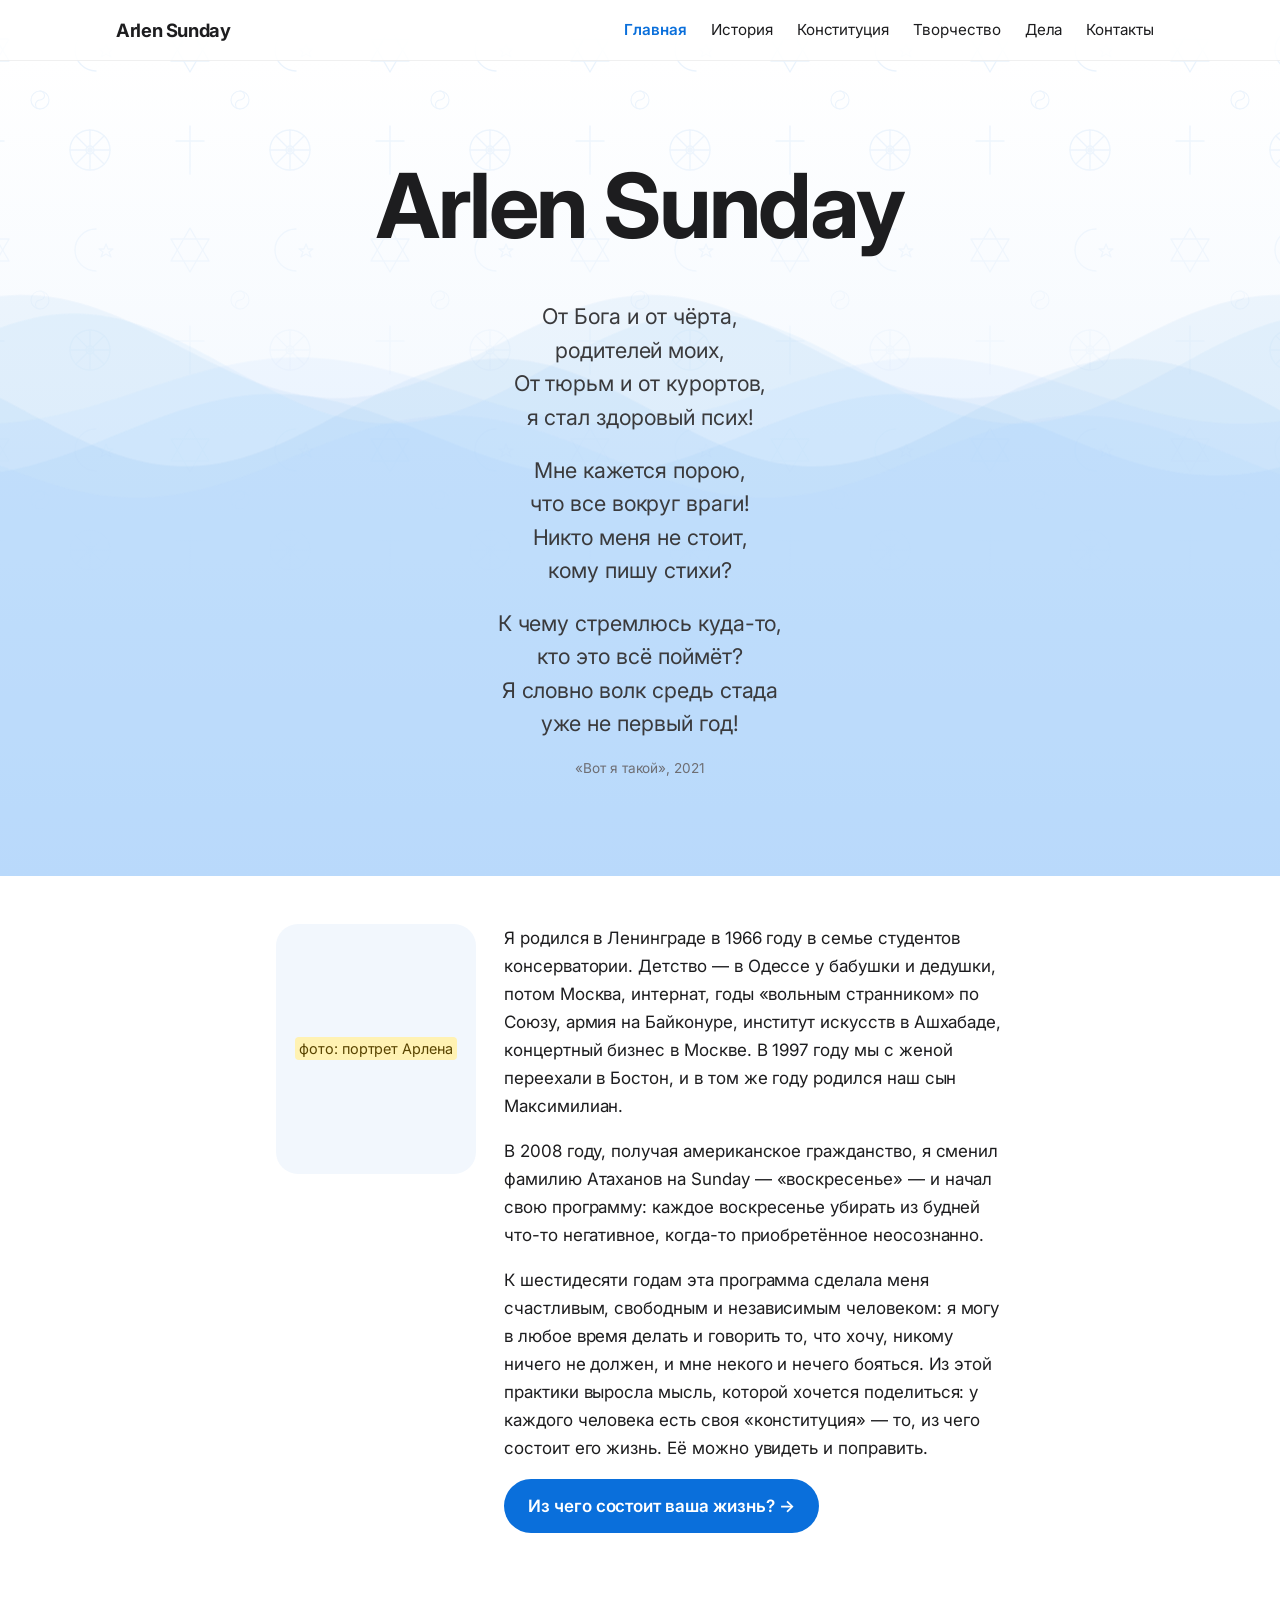
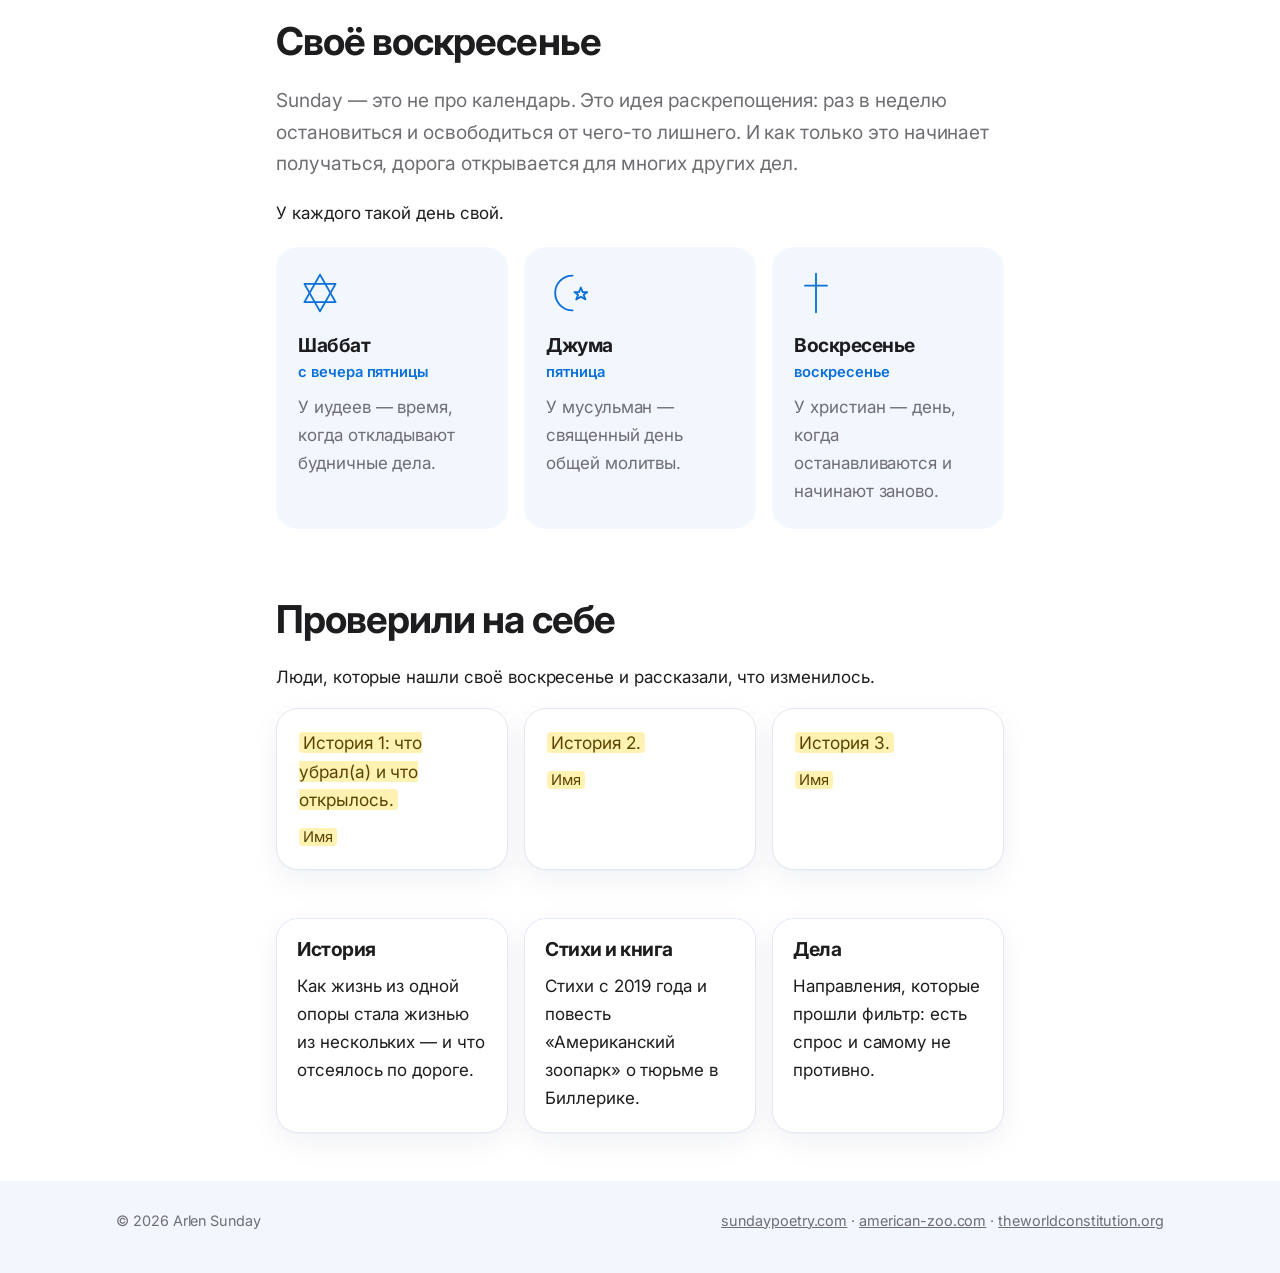
<file: index.html>
<!doctype html>
<html lang="ru">
<head>
<meta charset="utf-8">
<meta name="viewport" content="width=device-width, initial-scale=1">
<title>Arlen Sunday</title>
<meta name="description" content="Arlen Sunday — стихи, книга, дела и идея личной конституции: из чего состоит жизнь человека.">
<link rel="preconnect" href="https://fonts.googleapis.com">
<link rel="preconnect" href="https://fonts.gstatic.com" crossorigin>
<link href="https://fonts.googleapis.com/css2?family=Inter:wght@400;500;600;700&display=swap&subset=cyrillic" rel="stylesheet">
<link rel="stylesheet" href="assets/style.css">
</head>
<body>
<header class="site-head">
  <div class="wrap-wide">
    <a class="brand" href="index.html">Arlen Sunday</a>
    <button class="nav-toggle" aria-expanded="false" aria-controls="nav">Меню</button>
    <nav class="nav" id="nav">
      <a href="index.html" aria-current="page">Главная</a>
      <a href="story.html">История</a>
      <a href="constitution.html">Конституция</a>
      <a href="creativity.html">Творчество</a>
      <a href="work.html">Дела</a>
      <a href="contact.html">Контакты</a>
    </nav>
  </div>
</header>

<div class="hero">
  <canvas id="waves" aria-hidden="true"></canvas>
  <div class="wrap">
    <h1>Arlen Sunday</h1>
    <p class="thesis">От Бога и от чёрта,<br>
    родителей моих,<br>
    От тюрьм и от курортов,<br>
    я стал здоровый псих!</p>
    <p class="thesis">Мне кажется порою,<br>
    что все вокруг враги!<br>
    Никто меня не стоит,<br>
    кому пишу стихи?</p>
    <p class="thesis">К чему стремлюсь куда-то,<br>
    кто это всё поймёт?<br>
    Я словно волк средь стада<br>
    уже не первый год!</p>
    <p class="hero-cite">«Вот я такой», 2021</p>
  </div>
</div>

<a class="jubilee" id="jubilee" href="60.html">
  <span><b>8 ноября — 60 лет Arlen Sunday</b> · поздравления от семьи и друзей</span><span aria-hidden="true">→</span>
</a>

<main class="wrap">
  <section class="intro">
    <div class="photo"><span class="todo">фото: портрет Арлена</span></div>
    <div>
      <p>Я родился в Ленинграде в 1966 году в семье студентов консерватории. Детство — в Одессе у бабушки и дедушки, потом Москва, интернат, годы «вольным странником» по Союзу, армия на Байконуре, институт искусств в Ашхабаде, концертный бизнес в Москве. В 1997 году мы с женой переехали в Бостон, и в том же году родился наш сын Максимилиан.</p>
      <p>В 2008 году, получая американское гражданство, я сменил фамилию Атаханов на Sunday — «воскресенье» — и начал свою программу: каждое воскресенье убирать из будней что-то негативное, когда-то приобретённое неосознанно.</p>
      <p>К шестидесяти годам эта программа сделала меня счастливым, свободным и независимым человеком: я могу в любое время делать и говорить то, что хочу, никому ничего не должен, и мне некого и нечего бояться. Из этой практики выросла мысль, которой хочется поделиться: у каждого человека есть своя «конституция» — то, из чего состоит его жизнь. Её можно увидеть и поправить.</p>
      <p><a class="btn" href="constitution.html">Из чего состоит ваша жизнь? →</a></p>
    </div>
  </section>

  <section id="sunday">
    <h2>Своё воскресенье</h2>
    <p class="lead">Sunday — это не про календарь. Это идея раскрепощения: раз в неделю остановиться и освободиться от чего-то лишнего. И как только это начинает получаться, дорога открывается для многих других дел.</p>
    <p>У каждого такой день свой.</p>
    <div class="days">
      <div class="day">
        <svg class="sym" viewBox="-24 -24 48 48" fill="none" stroke="currentColor" stroke-width="2" stroke-linejoin="round" aria-hidden="true"><polygon points="0,-20 17,10 -17,10"/><polygon points="0,20 -17,-10 17,-10"/></svg>
        <h3>Шаббат</h3>
        <div class="when">с вечера пятницы</div>
        <p>У иудеев — время, когда откладывают будничные дела.</p>
      </div>
      <div class="day">
        <svg class="sym" viewBox="-24 -24 48 48" fill="none" stroke="currentColor" stroke-width="2" stroke-linejoin="round" aria-hidden="true"><path d="M5 -19 A19 19 0 1 0 5 19 A14.5 14.5 0 1 1 5 -19 Z"/><polygon points="14,-6 16,-1 21,-1 17,2 19,7 14,4 9,7 11,2 7,-1 12,-1"/></svg>
        <h3>Джума</h3>
        <div class="when">пятница</div>
        <p>У мусульман — священный день общей молитвы.</p>
      </div>
      <div class="day">
        <svg class="sym" viewBox="-24 -24 48 48" fill="none" stroke="currentColor" stroke-width="2" stroke-linecap="round" aria-hidden="true"><path d="M0 -21 V21 M-12 -8 H12"/></svg>
        <h3>Воскресенье</h3>
        <div class="when">воскресенье</div>
        <p>У христиан — день, когда останавливаются и начинают заново.</p>
      </div>
    </div>
  </section>

  <section>
    <h2>Проверили на себе</h2>
    <p>Люди, которые нашли своё воскресенье и рассказали, что изменилось.</p>
    <div class="cards">
      <figure class="card greeting"><blockquote><span class="todo">История 1: что убрал(а) и что открылось.</span></blockquote><figcaption><span class="todo">Имя</span></figcaption></figure>
      <figure class="card greeting"><blockquote><span class="todo">История 2.</span></blockquote><figcaption><span class="todo">Имя</span></figcaption></figure>
      <figure class="card greeting"><blockquote><span class="todo">История 3.</span></blockquote><figcaption><span class="todo">Имя</span></figcaption></figure>
    </div>
  </section>

  <section>
    <div class="cards">
      <a class="card" href="story.html">
        <h3>История</h3>
        <p>Как жизнь из одной опоры стала жизнью из нескольких — и что отсеялось по дороге.</p>
      </a>
      <a class="card" href="creativity.html">
        <h3>Стихи и книга</h3>
        <p>Стихи с 2019 года и повесть «Американский зоопарк» о тюрьме в Биллерике.</p>
      </a>
      <a class="card" href="work.html">
        <h3>Дела</h3>
        <p>Направления, которые прошли фильтр: есть спрос и самому не противно.</p>
      </a>
    </div>
  </section>

</main>

<footer class="site-foot">
  <div class="wrap-wide">
    <span>© 2026 Arlen Sunday</span>
    <span><a href="https://sundaypoetry.com">sundaypoetry.com</a> · <a href="https://american-zoo.com">american-zoo.com</a> · <a href="https://theworldconstitution.org">theworldconstitution.org</a></span>
  </div>
</footer>
<script src="assets/main.js"></script>
</body>
</html>
</file>
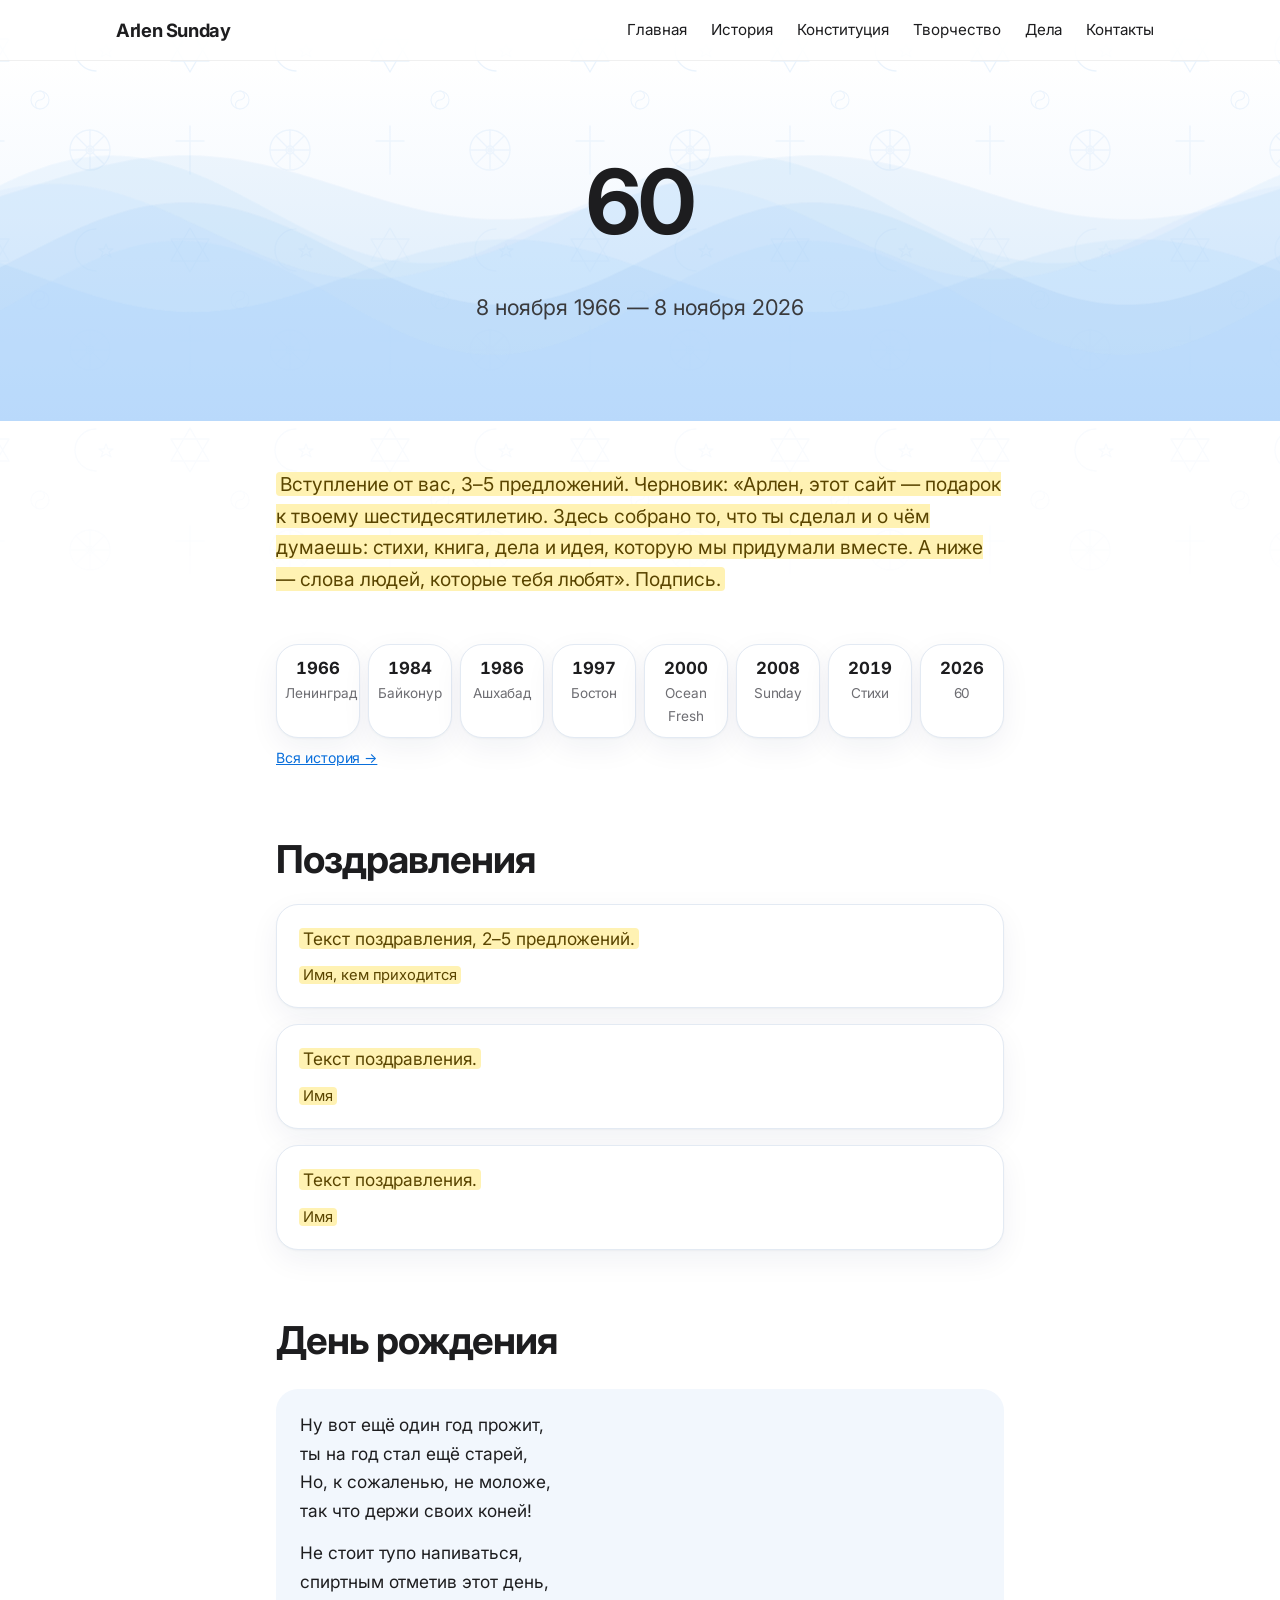
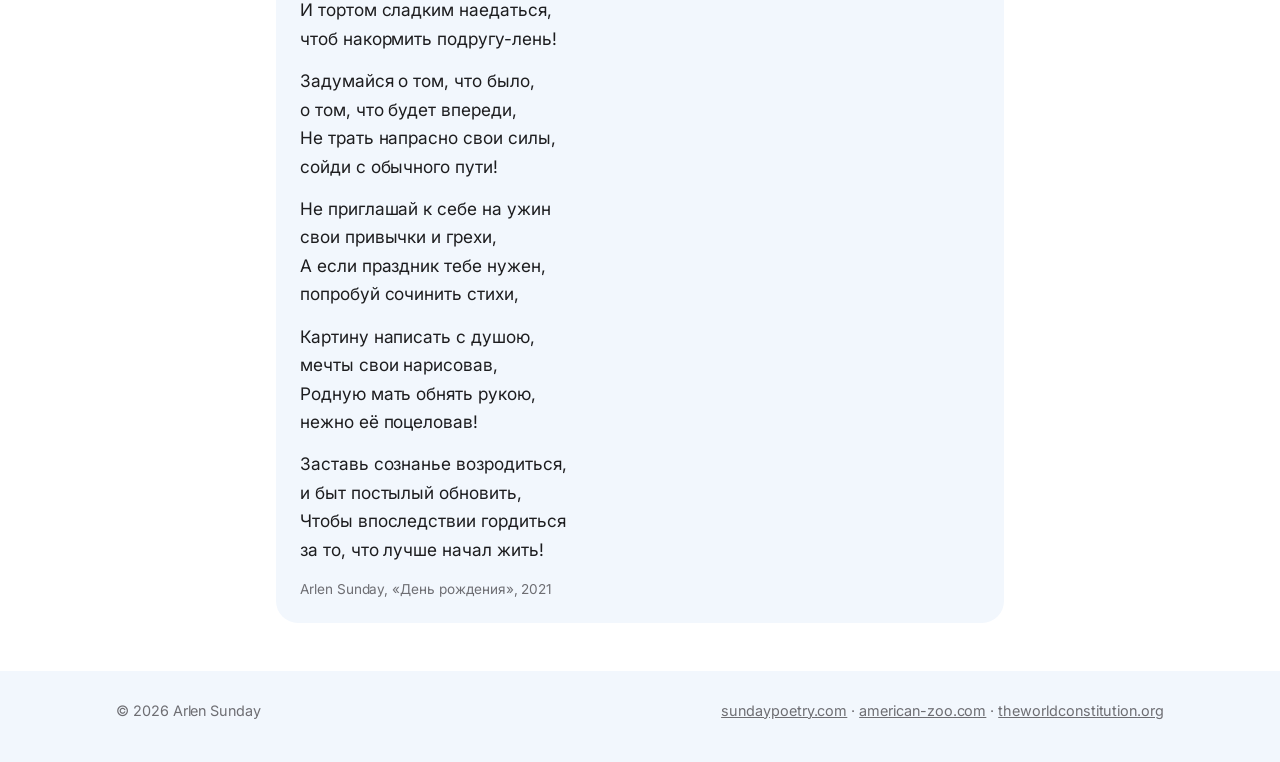
<file: 60.html>
<!doctype html>
<html lang="ru">
<head>
<meta charset="utf-8">
<meta name="viewport" content="width=device-width, initial-scale=1">
<title>60 — Arlen Sunday</title>
<meta name="description" content="8 ноября 2026 года Arlen Sunday исполняется 60. Поздравления от семьи и друзей.">
<link rel="preconnect" href="https://fonts.googleapis.com">
<link rel="preconnect" href="https://fonts.gstatic.com" crossorigin>
<link href="https://fonts.googleapis.com/css2?family=Inter:wght@400;500;600;700&display=swap&subset=cyrillic" rel="stylesheet">
<link rel="stylesheet" href="assets/style.css">
</head>
<body>
<header class="site-head">
  <div class="wrap-wide">
    <a class="brand" href="index.html">Arlen Sunday</a>
    <button class="nav-toggle" aria-expanded="false" aria-controls="nav">Меню</button>
    <nav class="nav" id="nav">
      <a href="index.html">Главная</a>
      <a href="story.html">История</a>
      <a href="constitution.html">Конституция</a>
      <a href="creativity.html">Творчество</a>
      <a href="work.html">Дела</a>
      <a href="contact.html">Контакты</a>
    </nav>
  </div>
</header>

<div class="hero">
  <canvas id="waves" aria-hidden="true"></canvas>
  <div class="wrap">
    <h1 class="big-60">60</h1>
    <p class="thesis">8 ноября 1966 — 8 ноября 2026</p>
  </div>
</div>

<main class="wrap">
  <section>
    <p class="lead"><span class="todo">Вступление от вас, 3–5 предложений. Черновик: «Арлен, этот сайт — подарок к твоему шестидесятилетию. Здесь собрано то, что ты сделал и о чём думаешь: стихи, книга, дела и идея, которую мы придумали вместе. А ниже — слова людей, которые тебя любят». Подпись.</span></p>
  </section>

  <ol class="strip" aria-label="Шестьдесят лет коротко">
    <li><b>1966</b>Ленинград</li>
    <li><b>1984</b>Байконур</li>
    <li><b>1986</b>Ашхабад</li>
    <li><b>1997</b>Бостон</li>
    <li><b>2000</b>Ocean Fresh</li>
    <li><b>2008</b>Sunday</li>
    <li><b>2019</b>Стихи</li>
    <li><b>2026</b>60</li>
  </ol>
  <p class="note"><a href="story.html">Вся история →</a></p>

  <section>
    <h2>Поздравления</h2>
    <div class="greetings">
      <figure class="greeting">
        <blockquote><span class="todo">Текст поздравления, 2–5 предложений.</span></blockquote>
        <figcaption><span class="todo">Имя, кем приходится</span></figcaption>
      </figure>
      <figure class="greeting">
        <blockquote><span class="todo">Текст поздравления.</span></blockquote>
        <figcaption><span class="todo">Имя</span></figcaption>
      </figure>
      <figure class="greeting">
        <blockquote><span class="todo">Текст поздравления.</span></blockquote>
        <figcaption><span class="todo">Имя</span></figcaption>
      </figure>
    </div>
  </section>

  <section>
    <h2>День рождения</h2>
    <div class="verse">
<p>Ну вот ещё один год прожит,<br>
ты на год стал ещё старей,<br>
Но, к сожаленью, не моложе,<br>
так что держи своих коней!</p>
<p>Не стоит тупо напиваться,<br>
спиртным отметив этот день,<br>
И тортом сладким наедаться,<br>
чтоб накормить подругу-лень!</p>
<p>Задумайся о том, что было,<br>
о том, что будет впереди,<br>
Не трать напрасно свои силы,<br>
сойди с обычного пути!</p>
<p>Не приглашай к себе на ужин<br>
свои привычки и грехи,<br>
А если праздник тебе нужен,<br>
попробуй сочинить стихи,</p>
<p>Картину написать с душою,<br>
мечты свои нарисовав,<br>
Родную мать обнять рукою,<br>
нежно её поцеловав!</p>
<p>Заставь сознанье возродиться,<br>
и быт постылый обновить,<br>
Чтобы впоследствии гордиться<br>
за то, что лучше начал жить!</p>
      <cite>Arlen Sunday, «День рождения», 2021</cite>
    </div>
  </section>
</main>

<footer class="site-foot">
  <div class="wrap-wide">
    <span>© 2026 Arlen Sunday</span>
    <span><a href="https://sundaypoetry.com">sundaypoetry.com</a> · <a href="https://american-zoo.com">american-zoo.com</a> · <a href="https://theworldconstitution.org">theworldconstitution.org</a></span>
  </div>
</footer>
<script src="assets/main.js"></script>
</body>
</html>
</file>
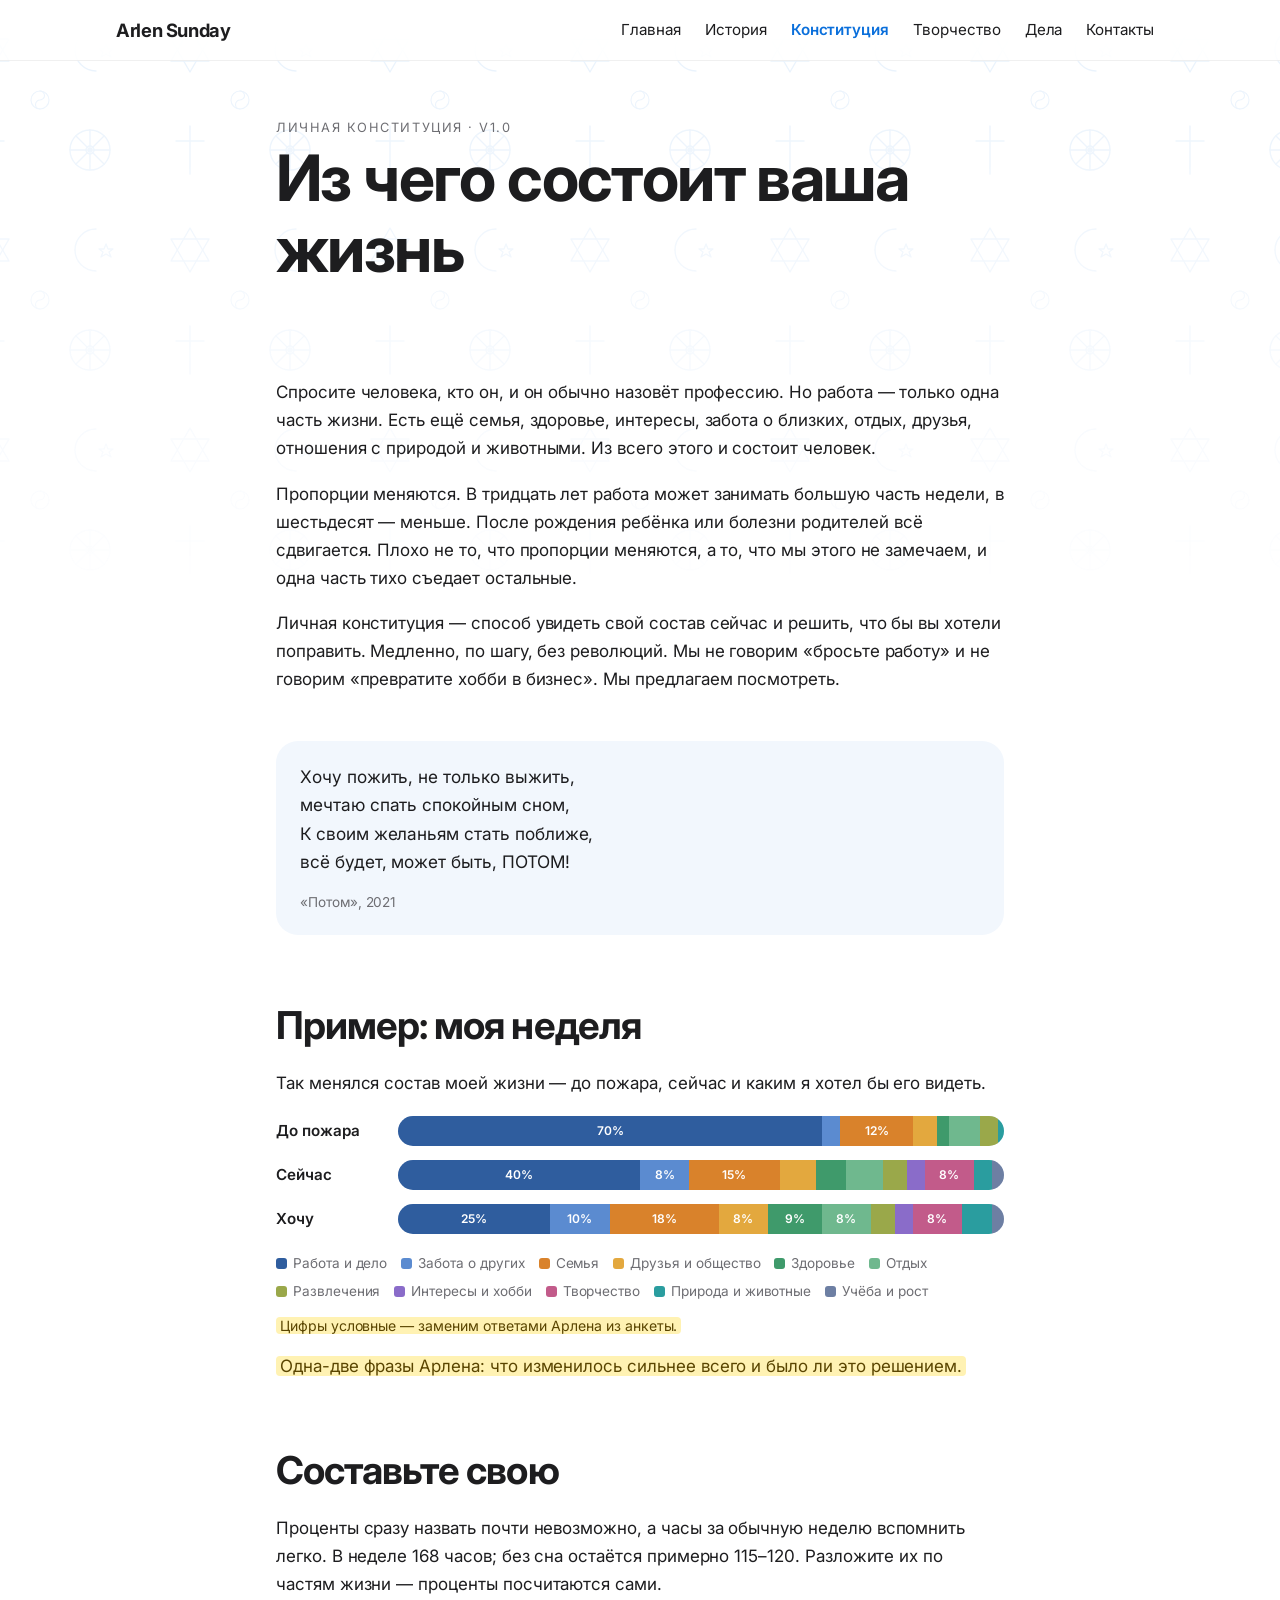
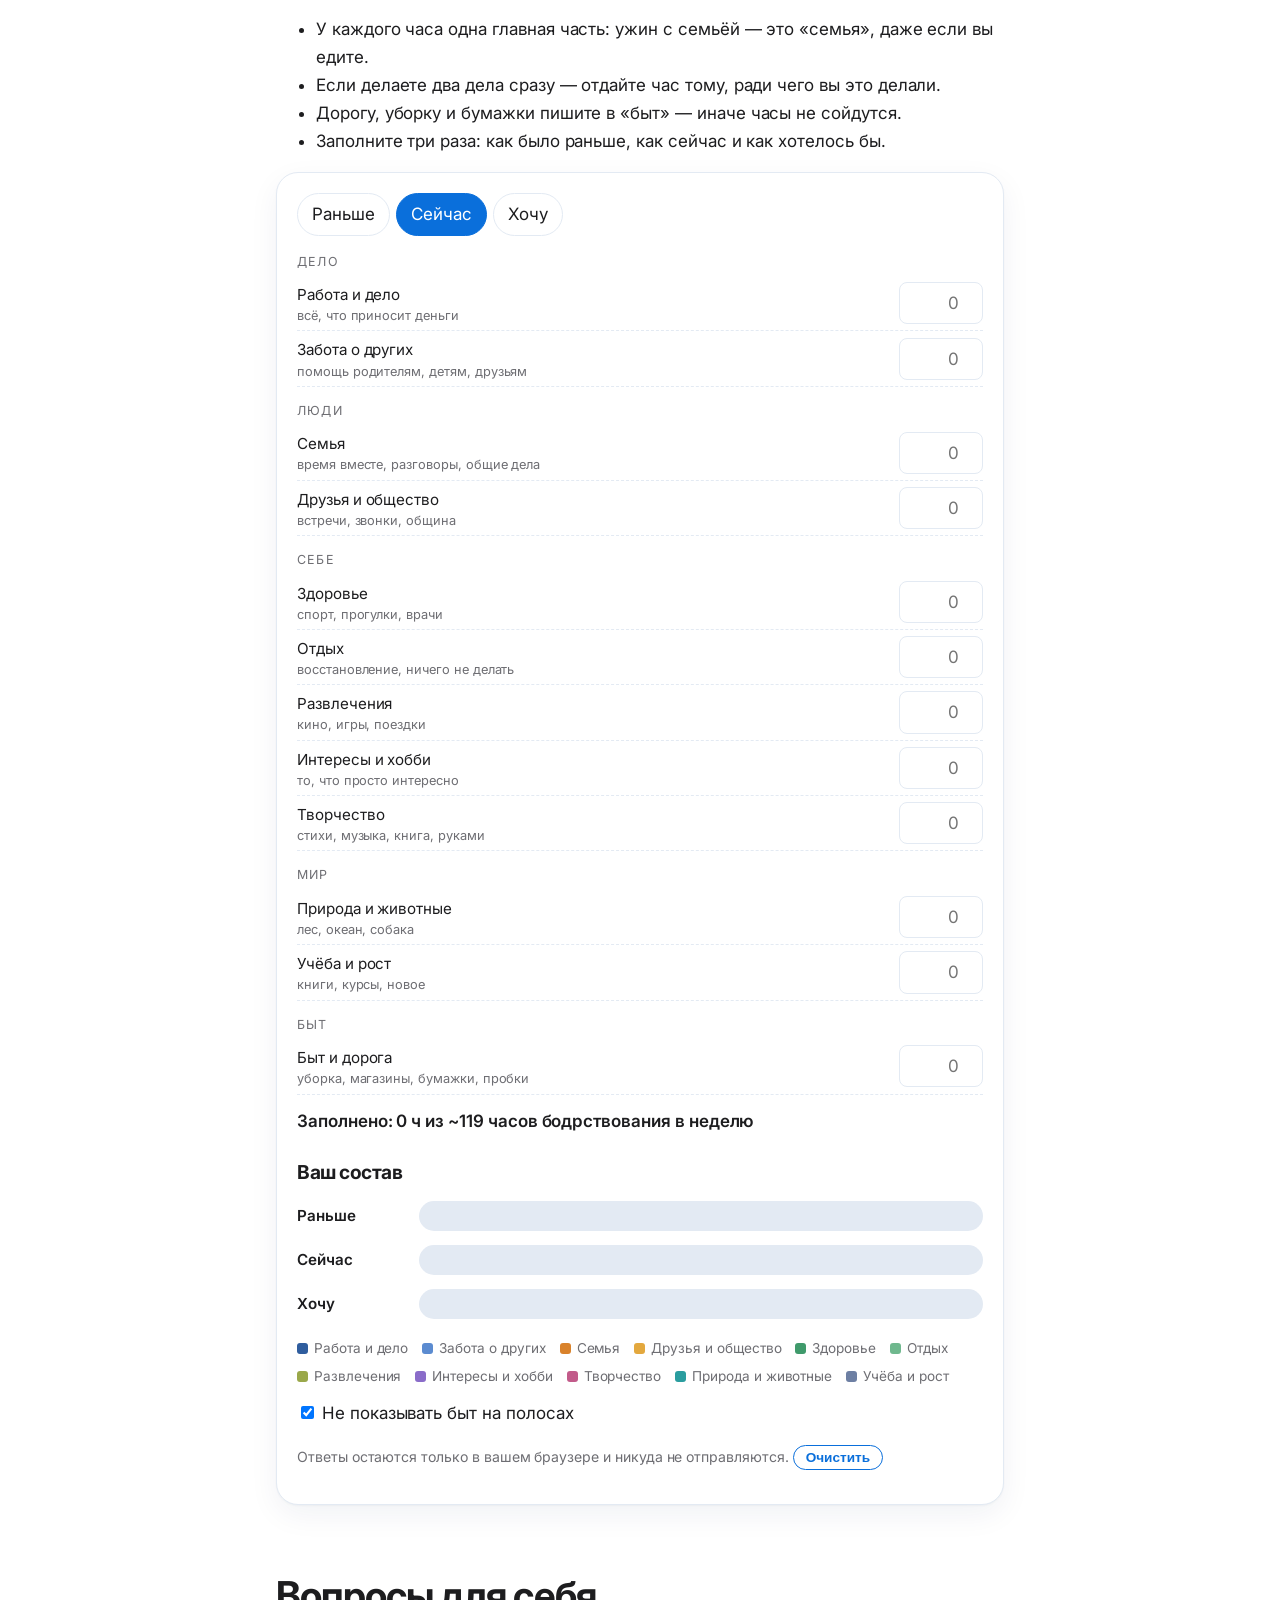
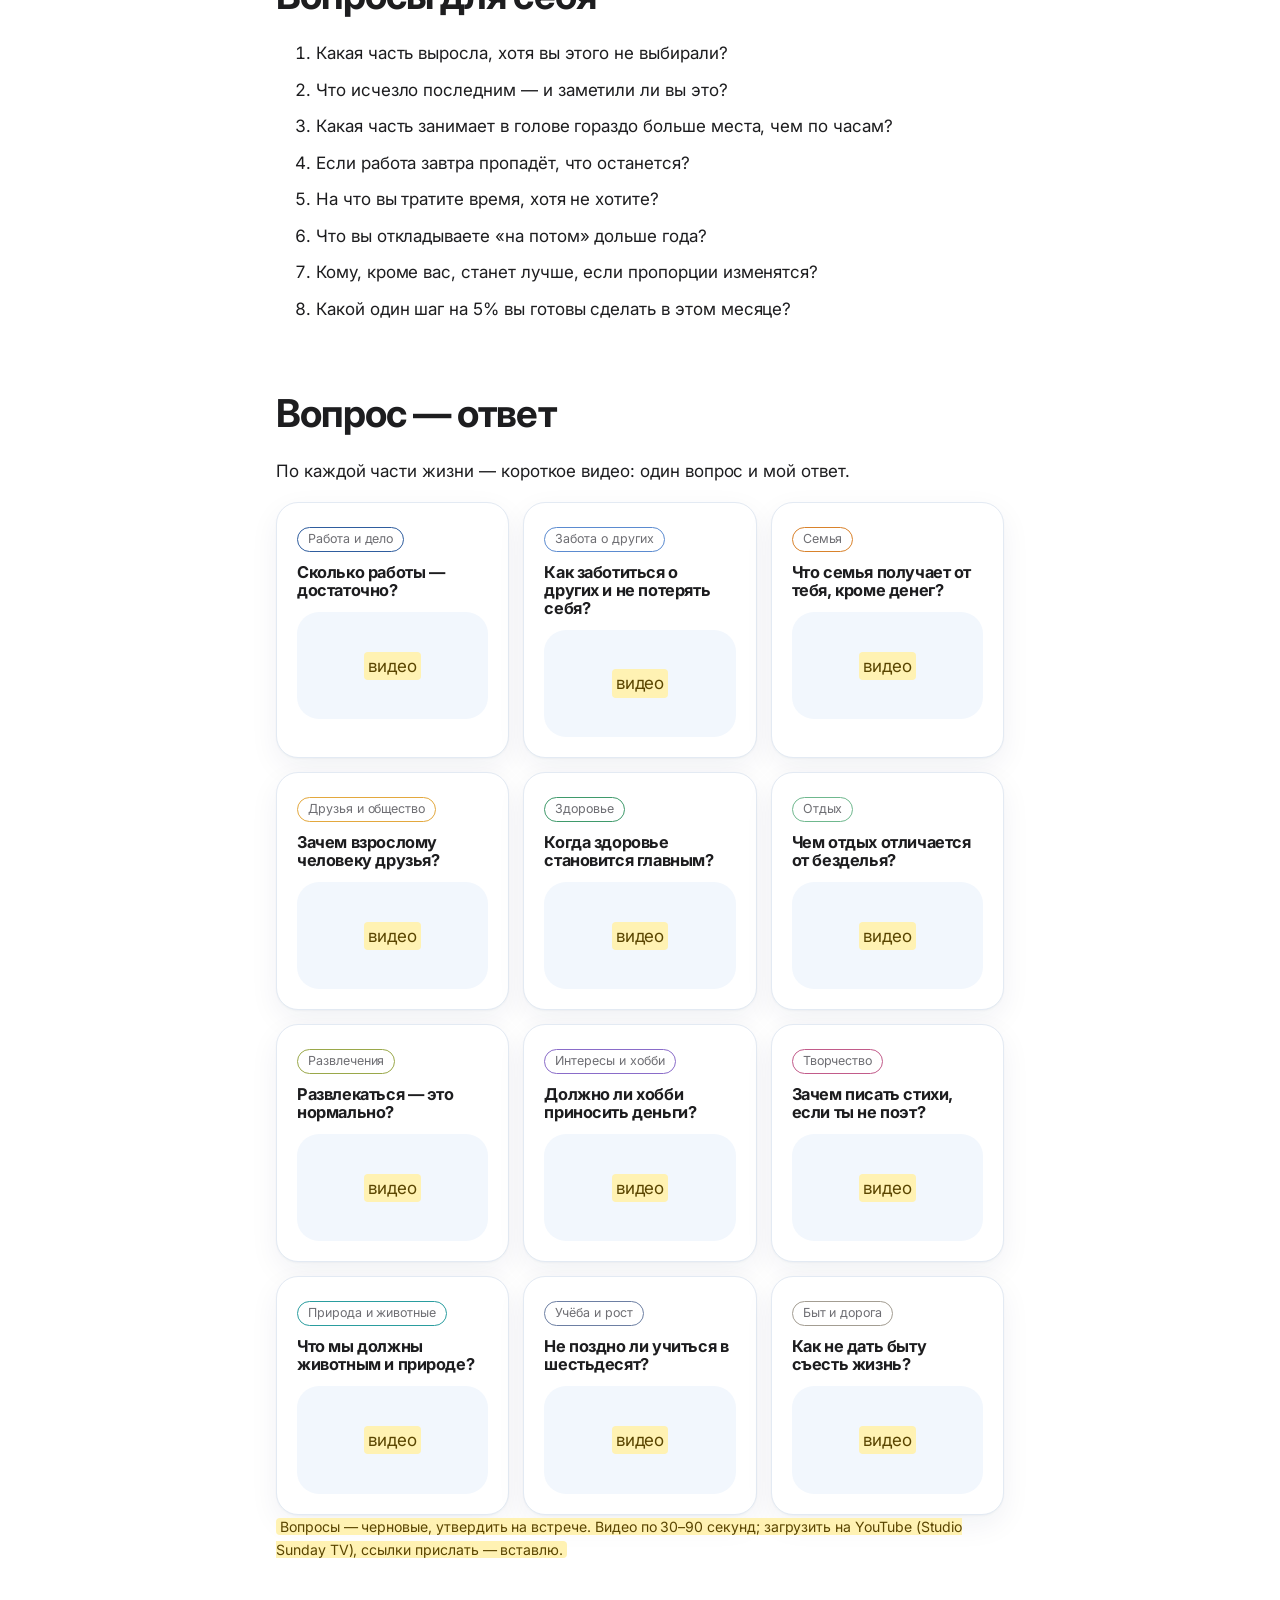
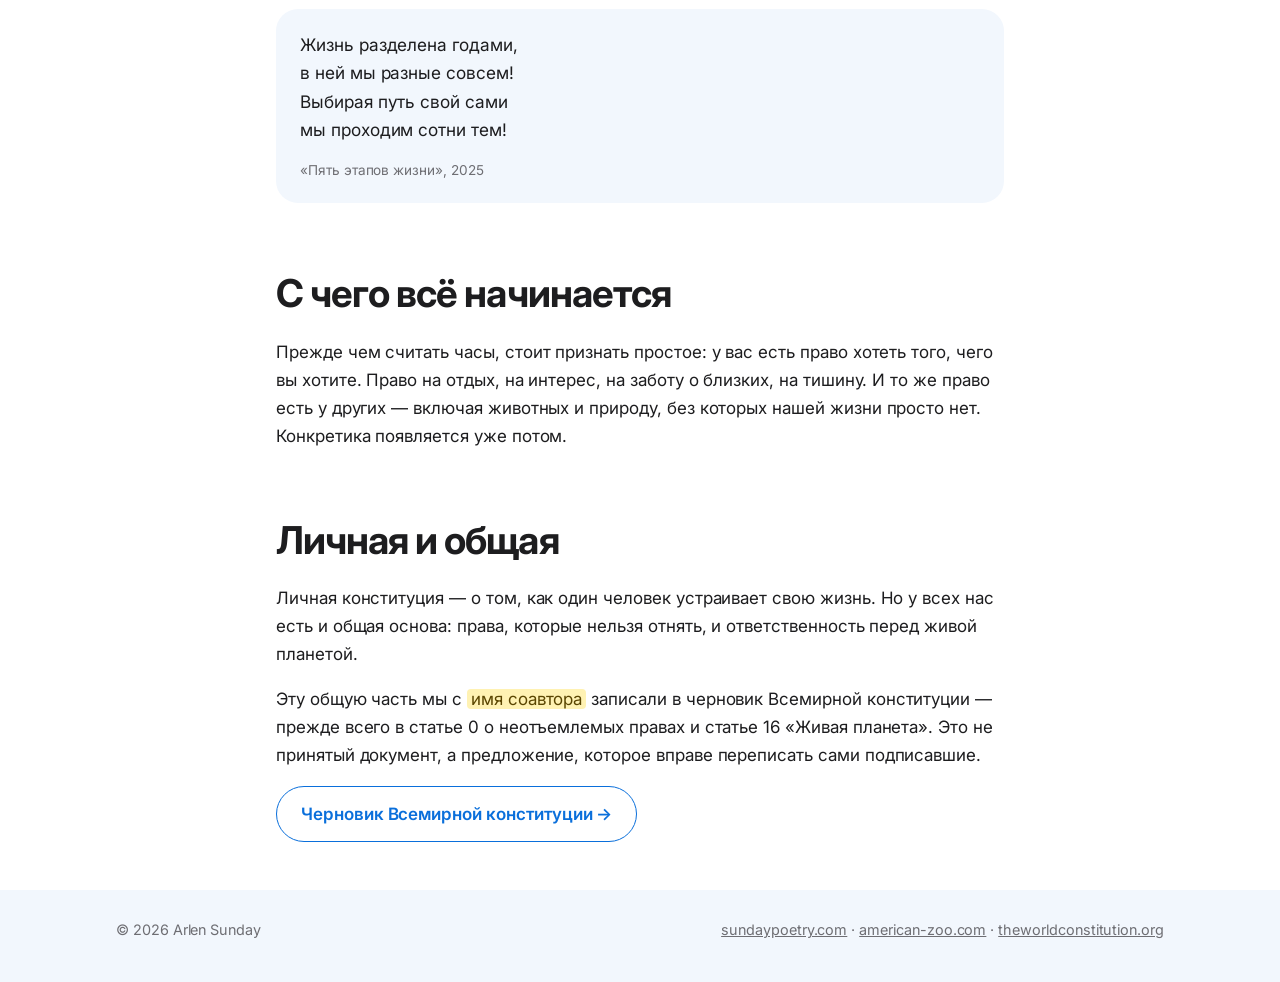
<file: constitution.html>
<!doctype html>
<html lang="ru">
<head>
<meta charset="utf-8">
<meta name="viewport" content="width=device-width, initial-scale=1">
<title>Личная конституция — Arlen Sunday</title>
<meta name="description" content="Личная конституция: из каких частей состоит жизнь человека, как меняются их пропорции и как увидеть свой состав за обычную неделю.">
<link rel="preconnect" href="https://fonts.googleapis.com">
<link rel="preconnect" href="https://fonts.gstatic.com" crossorigin>
<link href="https://fonts.googleapis.com/css2?family=Inter:wght@400;500;600;700&display=swap&subset=cyrillic" rel="stylesheet">
<link rel="stylesheet" href="assets/style.css">
</head>
<body>
<header class="site-head">
  <div class="wrap-wide">
    <a class="brand" href="index.html">Arlen Sunday</a>
    <button class="nav-toggle" aria-expanded="false" aria-controls="nav">Меню</button>
    <nav class="nav" id="nav">
      <a href="index.html">Главная</a>
      <a href="story.html">История</a>
      <a href="constitution.html" aria-current="page">Конституция</a>
      <a href="creativity.html">Творчество</a>
      <a href="work.html">Дела</a>
      <a href="contact.html">Контакты</a>
    </nav>
  </div>
</header>

<main class="wrap">
  <div class="page-head">
    <div class="kicker">Личная конституция · v1.0</div>
    <h1>Из чего состоит ваша жизнь</h1>
  </div>

  <section>
    <p>Спросите человека, кто он, и он обычно назовёт профессию. Но работа — только одна часть жизни. Есть ещё семья, здоровье, интересы, забота о близких, отдых, друзья, отношения с природой и животными. Из всего этого и состоит человек.</p>
    <p>Пропорции меняются. В тридцать лет работа может занимать большую часть недели, в шестьдесят — меньше. После рождения ребёнка или болезни родителей всё сдвигается. Плохо не то, что пропорции меняются, а то, что мы этого не замечаем, и одна часть тихо съедает остальные.</p>
    <p>Личная конституция — способ увидеть свой состав сейчас и решить, что бы вы хотели поправить. Медленно, по шагу, без революций. Мы не говорим «бросьте работу» и не говорим «превратите хобби в бизнес». Мы предлагаем посмотреть.</p>
  </section>

  <div class="verse">
    <p>Хочу пожить, не только выжить,<br>
    мечтаю спать спокойным сном,<br>
    К своим желаньям стать поближе,<br>
    всё будет, может быть, ПОТОМ!</p>
    <cite>«Потом», 2021</cite>
  </div>

  <section>
    <h2>Пример: моя неделя</h2>
    <p>Так менялся состав моей жизни — до пожара, сейчас и каким я хотел бы его видеть.</p>
    <div class="bars" id="arlen-bars"></div>
    <div class="legend" id="arlen-legend"></div>
    <p class="note" style="margin-top:12px"><span class="todo">Цифры условные — заменим ответами Арлена из анкеты.</span></p>
    <p><span class="todo">Одна-две фразы Арлена: что изменилось сильнее всего и было ли это решением.</span></p>
  </section>

  <section>
    <h2>Составьте свою</h2>
    <p>Проценты сразу назвать почти невозможно, а часы за обычную неделю вспомнить легко. В неделе 168 часов; без сна остаётся примерно 115–120. Разложите их по частям жизни — проценты посчитаются сами.</p>
    <ul>
      <li>У каждого часа одна главная часть: ужин с семьёй — это «семья», даже если вы едите.</li>
      <li>Если делаете два дела сразу — отдайте час тому, ради чего вы это делали.</li>
      <li>Дорогу, уборку и бумажки пишите в «быт» — иначе часы не сойдутся.</li>
      <li>Заполните три раза: как было раньше, как сейчас и как хотелось бы.</li>
    </ul>
    <div class="tool">
      <div class="tabs" id="hours-tabs" role="tablist" aria-label="Какую неделю заполняем"></div>
      <form id="hours-form" onsubmit="return false">
        <div id="hours-fields"></div>
        <div class="total" id="hours-total" aria-live="polite"></div>
      </form>
      <h3>Ваш состав</h3>
      <div class="bars" id="hours-bars"></div>
      <div class="legend" id="hours-legend"></div>
      <p style="margin-top:12px">
        <label><input type="checkbox" id="hide-chores" checked> Не показывать быт на полосах</label>
      </p>
      <p class="note">Ответы остаются только в вашем браузере и никуда не отправляются. <button type="button" id="hours-reset" class="btn-ghost btn" style="padding:4px 12px;font-size:.85rem">Очистить</button></p>
    </div>
  </section>

  <section>
    <h2>Вопросы для себя</h2>
    <ol class="questions">
      <li>Какая часть выросла, хотя вы этого не выбирали?</li>
      <li>Что исчезло последним — и заметили ли вы это?</li>
      <li>Какая часть занимает в голове гораздо больше места, чем по часам?</li>
      <li>Если работа завтра пропадёт, что останется?</li>
      <li>На что вы тратите время, хотя не хотите?</li>
      <li>Что вы откладываете «на потом» дольше года?</li>
      <li>Кому, кроме вас, станет лучше, если пропорции изменятся?</li>
      <li>Какой один шаг на 5% вы готовы сделать в этом месяце?</li>
    </ol>
  </section>

  <section>
    <h2>Вопрос — ответ</h2>
    <p>По каждой части жизни — короткое видео: один вопрос и мой ответ.</p>
    <div class="qa" id="qa"></div>
    <p class="note"><span class="todo">Вопросы — черновые, утвердить на встрече. Видео по 30–90 секунд; загрузить на YouTube (Studio Sunday TV), ссылки прислать — вставлю.</span></p>
  </section>

  <div class="verse">
    <p>Жизнь разделена годами,<br>
    в ней мы разные совсем!<br>
    Выбирая путь свой сами<br>
    мы проходим сотни тем!</p>
    <cite>«Пять этапов жизни», 2025</cite>
  </div>

  <section>
    <h2>С чего всё начинается</h2>
    <p>Прежде чем считать часы, стоит признать простое: у вас есть право хотеть того, чего вы хотите. Право на отдых, на интерес, на заботу о близких, на тишину. И то же право есть у других — включая животных и природу, без которых нашей жизни просто нет. Конкретика появляется уже потом.</p>
  </section>

  <section>
    <h2>Личная и общая</h2>
    <p>Личная конституция — о том, как один человек устраивает свою жизнь. Но у всех нас есть и общая основа: права, которые нельзя отнять, и ответственность перед живой планетой.</p>
    <p>Эту общую часть мы с <span class="todo">имя соавтора</span> записали в черновик Всемирной конституции — прежде всего в статье 0 о неотъемлемых правах и статье 16 «Живая планета». Это не принятый документ, а предложение, которое вправе переписать сами подписавшие.</p>
    <p><a class="btn btn-ghost" href="https://theworldconstitution.org/#constitution">Черновик Всемирной конституции →</a></p>
  </section>
</main>

<footer class="site-foot">
  <div class="wrap-wide">
    <span>© 2026 Arlen Sunday</span>
    <span><a href="https://sundaypoetry.com">sundaypoetry.com</a> · <a href="https://american-zoo.com">american-zoo.com</a> · <a href="https://theworldconstitution.org">theworldconstitution.org</a></span>
  </div>
</footer>
<script src="assets/main.js"></script>
</body>
</html>
</file>
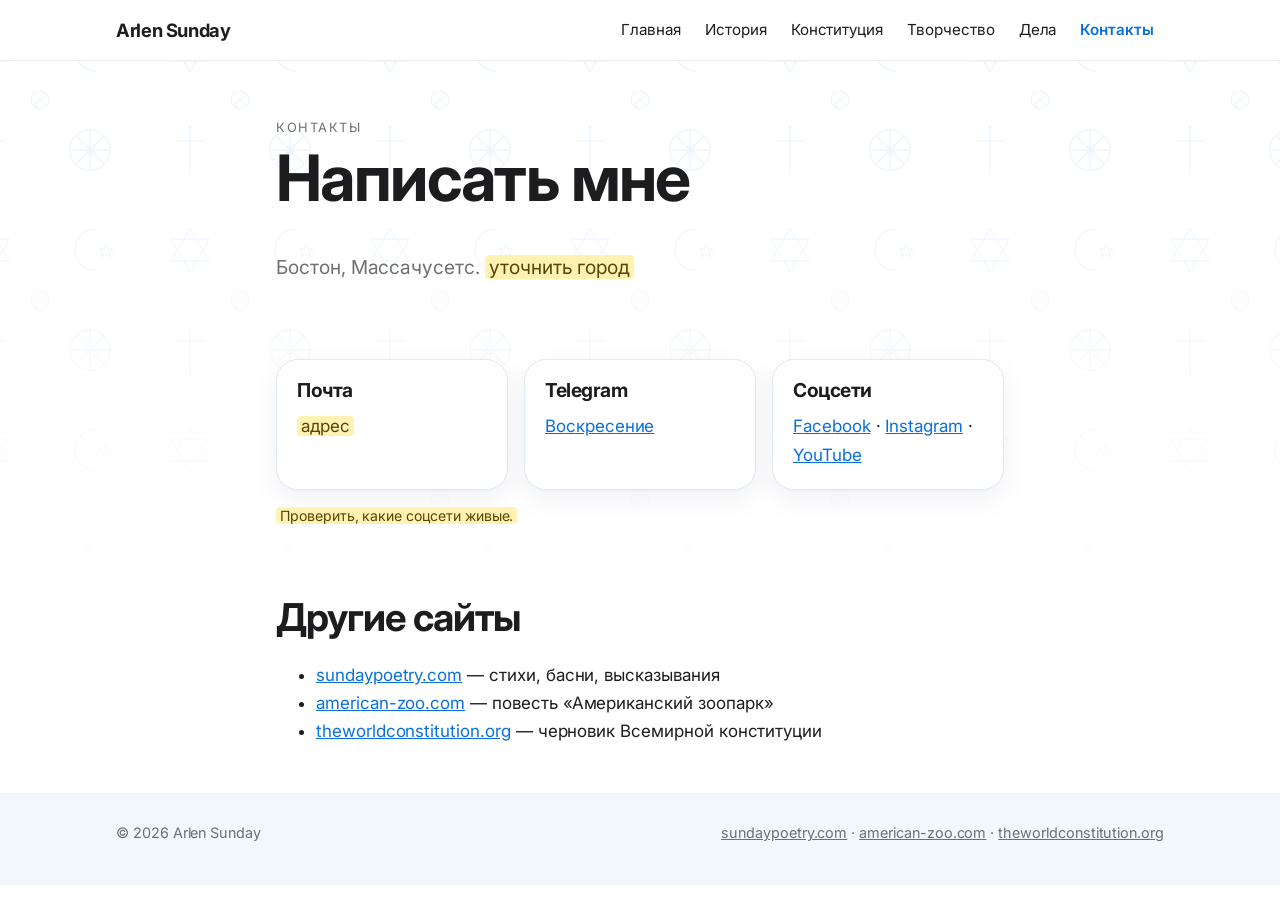
<file: contact.html>
<!doctype html>
<html lang="ru">
<head>
<meta charset="utf-8">
<meta name="viewport" content="width=device-width, initial-scale=1">
<title>Контакты — Arlen Sunday</title>
<meta name="description" content="Как связаться с Arlen Sunday.">
<link rel="preconnect" href="https://fonts.googleapis.com">
<link rel="preconnect" href="https://fonts.gstatic.com" crossorigin>
<link href="https://fonts.googleapis.com/css2?family=Inter:wght@400;500;600;700&display=swap&subset=cyrillic" rel="stylesheet">
<link rel="stylesheet" href="assets/style.css">
</head>
<body>
<header class="site-head">
  <div class="wrap-wide">
    <a class="brand" href="index.html">Arlen Sunday</a>
    <button class="nav-toggle" aria-expanded="false" aria-controls="nav">Меню</button>
    <nav class="nav" id="nav">
      <a href="index.html">Главная</a>
      <a href="story.html">История</a>
      <a href="constitution.html">Конституция</a>
      <a href="creativity.html">Творчество</a>
      <a href="work.html">Дела</a>
      <a href="contact.html" aria-current="page">Контакты</a>
    </nav>
  </div>
</header>

<main class="wrap">
  <div class="page-head">
    <div class="kicker">Контакты</div>
    <h1>Написать мне</h1>
    <p class="lead">Бостон, Массачусетс. <span class="todo">уточнить город</span></p>
  </div>

  <section>
    <div class="cards">
      <div class="card">
        <h3>Почта</h3>
        <p><span class="todo">адрес</span></p>
      </div>
      <div class="card">
        <h3>Telegram</h3>
        <p><a href="https://t.me/VoskresenieV">Воскресение</a></p>
      </div>
      <div class="card">
        <h3>Соцсети</h3>
        <p><a href="https://www.facebook.com/arlensunday">Facebook</a> · <a href="https://www.instagram.com/sundayarlen/">Instagram</a> · <a href="https://www.youtube.com/user/StudioSundayTV">YouTube</a></p>
      </div>
    </div>
    <p class="note" style="margin-top:1em"><span class="todo">Проверить, какие соцсети живые.</span></p>
  </section>

  <section>
    <h2>Другие сайты</h2>
    <ul>
      <li><a href="https://sundaypoetry.com">sundaypoetry.com</a> — стихи, басни, высказывания</li>
      <li><a href="https://american-zoo.com">american-zoo.com</a> — повесть «Американский зоопарк»</li>
      <li><a href="https://theworldconstitution.org">theworldconstitution.org</a> — черновик Всемирной конституции</li>
    </ul>
  </section>
</main>

<footer class="site-foot">
  <div class="wrap-wide">
    <span>© 2026 Arlen Sunday</span>
    <span><a href="https://sundaypoetry.com">sundaypoetry.com</a> · <a href="https://american-zoo.com">american-zoo.com</a> · <a href="https://theworldconstitution.org">theworldconstitution.org</a></span>
  </div>
</footer>
<script src="assets/main.js"></script>
</body>
</html>
</file>
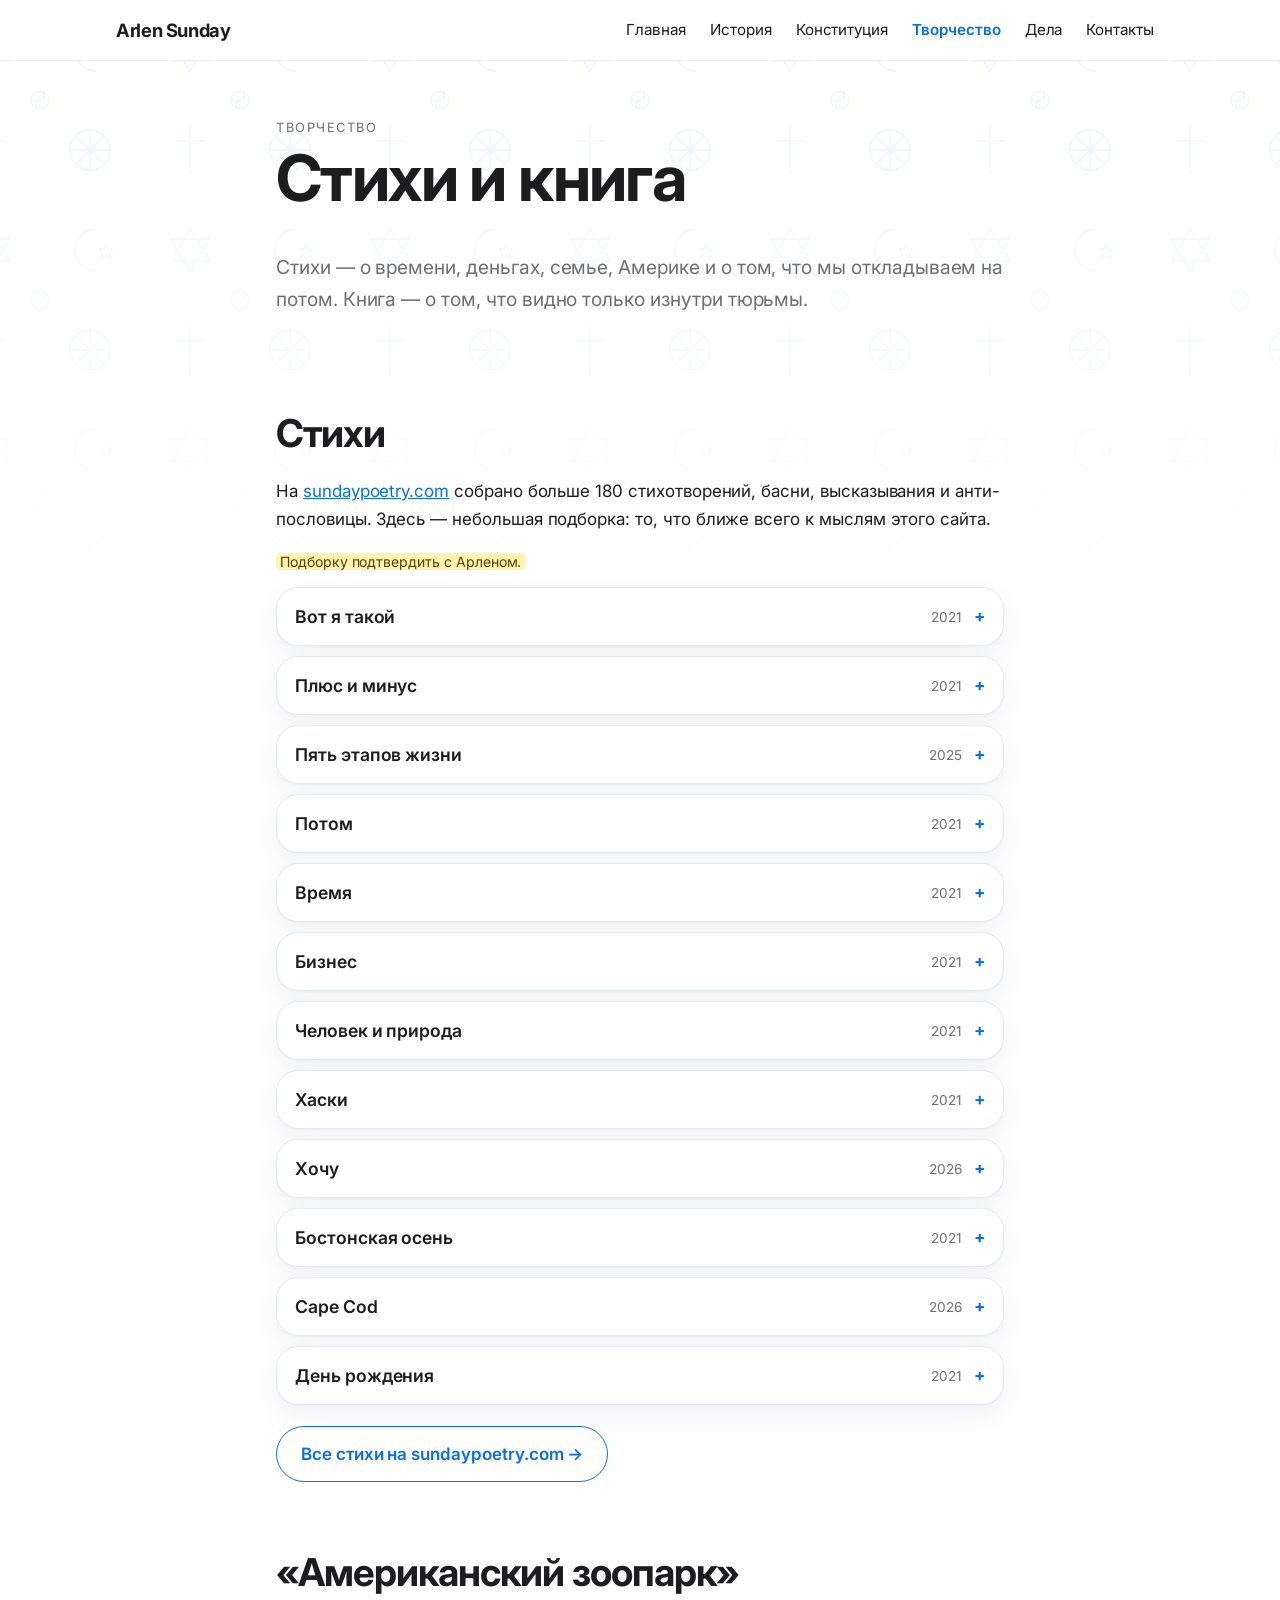
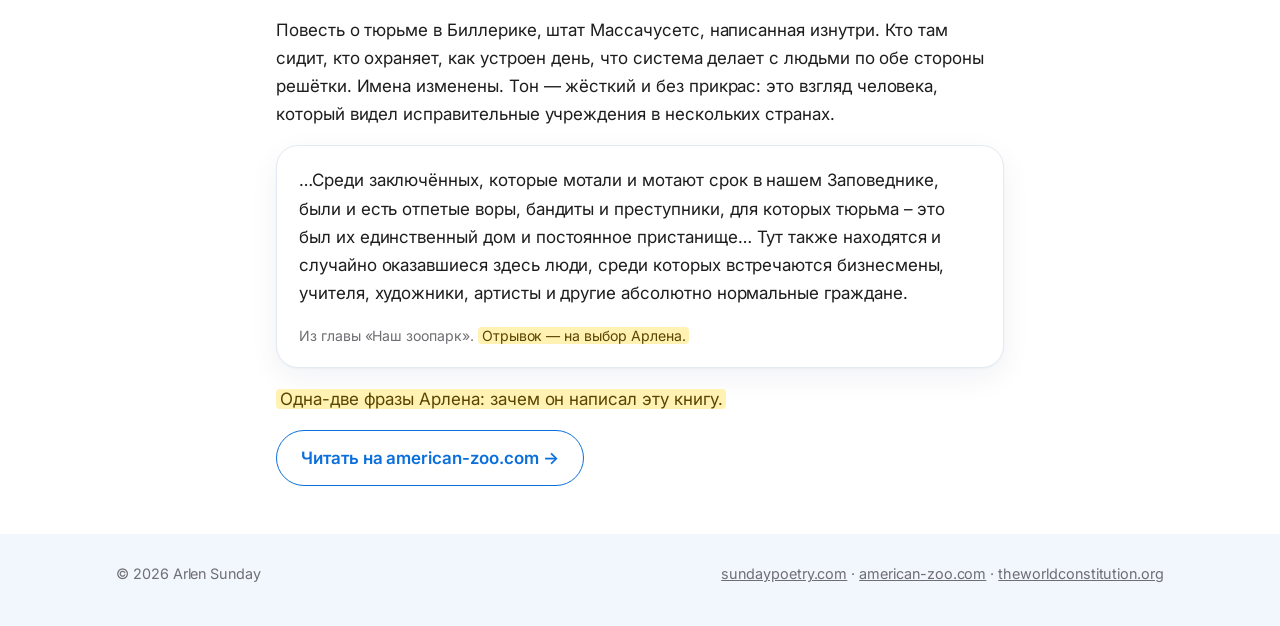
<file: creativity.html>
<!doctype html>
<html lang="ru">
<head>
<meta charset="utf-8">
<meta name="viewport" content="width=device-width, initial-scale=1">
<title>Стихи и книга — Arlen Sunday</title>
<meta name="description" content="Стихи Arlen Sunday и повесть «Американский зоопарк» о тюрьме в Биллерике, Массачусетс.">
<link rel="preconnect" href="https://fonts.googleapis.com">
<link rel="preconnect" href="https://fonts.gstatic.com" crossorigin>
<link href="https://fonts.googleapis.com/css2?family=Inter:wght@400;500;600;700&display=swap&subset=cyrillic" rel="stylesheet">
<link rel="stylesheet" href="assets/style.css">
</head>
<body>
<header class="site-head">
  <div class="wrap-wide">
    <a class="brand" href="index.html">Arlen Sunday</a>
    <button class="nav-toggle" aria-expanded="false" aria-controls="nav">Меню</button>
    <nav class="nav" id="nav">
      <a href="index.html">Главная</a>
      <a href="story.html">История</a>
      <a href="constitution.html">Конституция</a>
      <a href="creativity.html" aria-current="page">Творчество</a>
      <a href="work.html">Дела</a>
      <a href="contact.html">Контакты</a>
    </nav>
  </div>
</header>

<main class="wrap">
  <div class="page-head">
    <div class="kicker">Творчество</div>
    <h1>Стихи и книга</h1>
    <p class="lead">Стихи — о времени, деньгах, семье, Америке и о том, что мы откладываем на потом. Книга — о том, что видно только изнутри тюрьмы.</p>
  </div>

  <section>
    <h2>Стихи</h2>
    <p>На <a href="https://sundaypoetry.com">sundaypoetry.com</a> собрано больше 180 стихотворений, басни, высказывания и анти-пословицы. Здесь — небольшая подборка: то, что ближе всего к мыслям этого сайта.</p>
    <p class="note"><span class="todo">Подборку подтвердить с Арленом.</span></p>
<details class="poem" id="poem-1">
<summary><span class="poem-title">Вот я такой</span><span class="poem-year">2021</span></summary>
<div class="poem-body">
<p>От Бога и от чёрта,<br>
родителей моих,<br>
От тюрьм и от курортов,<br>
я стал здоровый псих!</p>
<p>Мне кажется порою,<br>
что все вокруг враги!<br>
Никто меня не стоит,<br>
кому пишу стихи?</p>
<p>К чему стремлюсь куда-то,<br>
кто это всё поймёт?<br>
Я словно волк средь стада<br>
уже не первый год!</p>
<p>А иногда бывает, что<br>
вся жизнь мне кажется прекрасной!<br>
И я виню себя за то,<br>
что недоволен я напрасно!</p>
<p>Мне хочется бежать к друзьям,<br>
любить, творить и развлекаться!<br>
Спасибо всем учителям<br>
— я знаю где и чем заняться!</p>
<p>Характер мой не всем понятен,<br>
поступок мой необъясним!<br>
Жене я верен, но развратен,<br>
я ненавидим и любим!</p>
<p>Могу простить за грех кого-то,<br>
могу за мелочь отомстить!<br>
Могу стать полным идиотом<br>
или вдруг чудо сотворить!</p>
<p>Я добрый злюка, тихий ужас,<br>
трезвый алкаш и наркоман!<br>
Я лето, брошенное в стужу,<br>
старик, мужчина и пацан!</p>
<p>Бываю я худым и толстым,<br>
я то могу, то не могу,<br>
То я желанный, то несносный —<br>
тюльпан,проросший на снегу!</p>
<p>Я постоянно слышу звуки,<br>
на незнакомой частоте.<br>
В них есть законы и науки,<br>
и краткий путь к моей мечте.</p>
<p>Меня ругают и лелеют,<br>
в какой бы ни был я стране!<br>
Стихи диктуют и идеи,<br>
что вдруг рождаются во мне!</p>
<p>Свободен я, но словно в клетке,<br>
среди голодных глупых псов,<br>
Живу по принципу рулетки —<br>
в которой я на всё готов.</p>
<p>То я живой, а то убитый,<br>
такой великий, что простой,<br>
Такой родной, что позабытый,<br>
такой вот я — вот я такой!</p>
<a class="poem-src" href="https://sundaypoetry.com/%d0%b2%d0%be%d1%82-%d1%8f-%d1%82%d0%b0%d0%ba%d0%be%d0%b9/">на sundaypoetry.com →</a>
</div>
</details>
<details class="poem" id="poem-2">
<summary><span class="poem-title">Плюс и минус</span><span class="poem-year">2021</span></summary>
<div class="poem-body">
<p>Вырос я в стране советской,<br>
всё попробовав на вкус!<br>
Выживал там не по-детски,<br>
пригодилось – это ПЛЮС!</p>
<p>Помотался по Союзу,<br>
без таможни и без виз<br>
Назовём мы это ПЛЮСОМ<br>
— повидал там разных крыс!</p>
<p>Был в Корее и Китае,<br>
жизнью это не назвать!<br>
Даже Рашка отдыхает,<br>
всё там МИНУСОВ на пять!</p>
<p>Потерял я много время<br>
— это МИНУС, что сказать,<br>
Но зато теперь я в теме,<br>
знаю, чем себя занять!</p>
<p>Я с женой приехал в Штаты<br>
и у нас родился сын!<br>
Этим ПЛЮСАМ очень рады,<br>
но и МИНУС есть один!</p>
<p>С виду, вроде всё прекрасно,<br>
но страною правит ложь!<br>
За ошибки платишь часто,<br>
пока в образ не войдёшь!</p>
<p>Но недавно, встретив Бога,<br>
я с ним долго говорил!<br>
Он мне ПЛЮСОВ дал в дорогу<br>
и весь МИНУС отменил!</p>
<p>И теперь живу я в ПЛЮСЕ,<br>
МИНУС с МИНУСОМ сложив!<br>
Как мне дальше жить я в курсе<br>
— разум, вера, позитив!</p>
<a class="poem-src" href="https://sundaypoetry.com/%d0%bf%d0%bb%d1%8e%d1%81-%d0%b8-%d0%bc%d0%b8%d0%bd%d1%83%d1%81/">на sundaypoetry.com →</a>
</div>
</details>
<details class="poem" id="poem-3">
<summary><span class="poem-title">Пять этапов жизни</span><span class="poem-year">2025</span></summary>
<div class="poem-body">
<p>Жизнь разделена годами,<br>
в ней мы разные совсем!<br>
Выбирая путь свой сами<br>
мы проходим сотни тем!</p>
<p>Учим, слушаем, читаем,<br>
думаем и говорим,<br>
Нужный опыт набирая,<br>
сами мы свою судьбу творим!</p>
<p>Первый наш этап рожденье,<br>
детство раннее, как сон,<br>
Не понятно, к сожаленью,<br>
как проходит быстро он.</p>
<p>К нам вторым этапом юность<br>
с  пониманием придёт,<br>
Тут уж, как «расскинешь руны»<br>
или просто повезёт… ! —</p>
<p>Безрассудство, ревность, глупость,<br>
злость, надежды и азарт,<br>
Зависть, ложь, обиды, скупость,<br>
карты, bowling, биллиард,</p>
<p>Алкоголь и сигареты,<br>
спорт, политика, «понты»,<br>
Сплетни, склоки и секреты<br>
и, как правило, «менты»… !</p>
<p>Третий наш этап взросленья<br>
и создания семьи!<br>
Двадцатьпятый день рожденья<br>
— годы бурные твои… !</p>
<p>В них мы пару выбираем<br>
и карьеру создаём,<br>
В них мы любим и рожаем<br>
и мудреем с каждым днём.</p>
<p>Наш этап червёртый сложен,<br>
но при этом главный он. —<br>
Он нас может уничтожить<br>
или «посадить на трон»… !</p>
<p>Если ты здоров и мудр,<br>
обеспечен и любим,<br>
Если вечером и утром<br>
ты с «Создателем» своим,</p>
<p>Если ты свободен, весел,<br>
добр, щедр и открыт,<br>
Обязателен и честен<br>
он как в песне прозвучит!</p>
<p>К пятому этапу стоит<br>
подготовится мой друг!<br>
Нужно детям жизнь настроить,<br>
обеспечить свой досуг,</p>
<p>Позаботиться о близких,<br>
выбрать преданных друзей,<br>
Чтоб впоследствии, без риска,<br>
управлять судьбой своей… !</p>
<p>Если всё успел ты сделать<br>
в предыдущих четырёх!<br>
То пора «заняться телом»,<br>
если ты, мой друг, не «лох»!</p>
<p>Сделай праздником свой пятый,<br>
заключительный этап!<br>
Стань свободным и богатым,<br>
словно ты «желаний раб»!-</p>
<p>Бериги своё здоровье,<br>
путешествуй, отдыхай,<br>
И тогда тебя с любовью,<br>
«по этапу» примут в РАЙ… !</p>
<a class="poem-src" href="https://sundaypoetry.com/%d0%bf%d1%8f%d1%82%d1%8c-%d1%8d%d1%82%d0%b0%d0%bf%d0%be%d0%b2-%d0%b6%d0%b8%d0%b7%d0%bd%d0%b8/">на sundaypoetry.com →</a>
</div>
</details>
<details class="poem" id="poem-4">
<summary><span class="poem-title">Потом</span><span class="poem-year">2021</span></summary>
<div class="poem-body">
<p>Хочу пожить, не только выжить,<br>
мечтаю спать спокойным сном,<br>
К своим желаньям стать поближе,<br>
всё будет, может быть, ПОТОМ!</p>
<p>ПОТОМ, я выучу английский,<br>
ПОТОМ, я бизнесом займусь!<br>
Я брошу пить вино и виски<br>
и в нужном месте окажусь!</p>
<p>Не буду мясо есть и рыбу,<br>
сменю обычное меню!<br>
Ну, а за тем, возьмусь за книгу,<br>
в которой всё вам объясню!</p>
<p>ПОТОМ построю я больницы,<br>
чтобы бесплатно всех лечить!<br>
Стану летать по заграницам<br>
и в тройке с бабочкой ходить!</p>
<p>Я буду спортом заниматься<br>
и воспитанием детей!<br>
Всё делать правильно стараться,<br>
гордясь ПОТОМ судьбой своей!</p>
<p>Ну, а пока больные ночи,<br>
постылый быт, тревожный взгляд,<br>
Любовь разодранная в клочья<br>
и жизнь из тысячи преград!</p>
<p>Моё сомнительное завтра<br>
доверья не внушает мне!<br>
Наверно, так ложится карта,<br>
что я сейчас не на коне!</p>
<p>Я знаю, что-то нужно бросить,<br>
заставить многое забыть,<br>
Что я пытаюсь, лет уж восемь,<br>
ну или десять, может быть!</p>
<p>Я не готов, я не уверен,<br>
а может быть я опоздал?<br>
Мне не вернуть свои потери,<br>
к тому же я уже устал!</p>
<p>Конечно, умирать не стоит,<br>
попробую ещё разок!<br>
Свою гитару перестроить,<br>
ведь жизнь игра, а я игрок!</p>
<a class="poem-src" href="https://sundaypoetry.com/%d0%bf%d0%be%d1%82%d0%be%d0%bc/">на sundaypoetry.com →</a>
</div>
</details>
<details class="poem" id="poem-5">
<summary><span class="poem-title">Время</span><span class="poem-year">2021</span></summary>
<div class="poem-body">
<p>Летят часы, недели, годы,<br>
не возвращаясь никогда,<br>
Но так устроена природа,<br>
что люди жгут его всегда!</p>
<p>Подолгу спим, едим, играем,<br>
что-то друг другу говорим!<br>
Мы, не уставши, отдыхаем,<br>
мечтаем, попусту молчим!</p>
<p>Мы растянули сериалы,<br>
и тупо пялимся в экран!<br>
И даже когда дел немало,<br>
нас снова тянет на диван!</p>
<p>Мы курим травку от безделья,<br>
пьём повсеместно алкоголь!<br>
Болеем, мучаясь с похмелья,<br>
ругая головную боль!</p>
<p>Всю нашу жизнь мы что-то учим,<br>
по сути, так никем не став!<br>
И потерявши время кучу,<br>
диплом засовываем в шкаф!</p>
<p>Затеяв меж собою войны,<br>
мы время запускаем вспять,<br>
Хотя могли бы жить спокойно,<br>
и вообще не воевать!</p>
<p>Конечно, есть такие люди,<br>
что своё время берегут!<br>
Оно на них работать будет,<br>
даже последних пять минут!</p>
<a class="poem-src" href="https://sundaypoetry.com/%d0%b2%d1%80%d0%b5%d0%bc%d1%8f/">на sundaypoetry.com →</a>
</div>
</details>
<details class="poem" id="poem-6">
<summary><span class="poem-title">Бизнес</span><span class="poem-year">2021</span></summary>
<div class="poem-body">
<p>Бизнес – дело не простое,<br>
не спеши его начать!<br>
Каждый шаг продумать стоит<br>
и затраты рассчитать!</p>
<p>Выбрать правильное место,<br>
обстановку изучить!<br>
План составить интересный,<br>
чтобы дело полюбить!</p>
<p>Не бери в него партнёров<br>
из числа своих друзей!<br>
И не слушай разговоров,<br>
от завистливых людей!</p>
<p>Он обузой стать не должен,<br>
для здоровья и семьи,<br>
Ведь они куда дороже,<br>
чем все поприща твои!</p>
<p>Но при этом помни тоже,<br>
что он жизни твоей часть!<br>
Счастье принести он может,<br>
точно так же, как украсть!</p>
<p>Начал — делай бизнес лучше,<br>
не жалея своих сил!<br>
И тогда ты всё получишь<br>
от него, что заслужил!</p>
<a class="poem-src" href="https://sundaypoetry.com/%d0%b1%d0%b8%d0%b7%d0%bd%d0%b5%d1%81/">на sundaypoetry.com →</a>
</div>
</details>
<details class="poem" id="poem-7">
<summary><span class="poem-title">Человек и природа</span><span class="poem-year">2021</span></summary>
<div class="poem-body">
<p>Настало бархатное лето —<br>
поёт природа, шепчет ночь!<br>
Гроза, как ультрафиолетом,<br>
сверкнёт и исчезает прочь!</p>
<p>И станет завтра поле садом,<br>
а ров речушкой молодой,<br>
Что Вам ещё скажите надо,<br>
чтобы в душе царил покой?</p>
<p>Любите, Господи, друг друга,<br>
зачем предательство и ложь?<br>
Земля – любимая подруга,<br>
второй такой ты не найдёшь!</p>
<p>Вдохните вместе запах лета,<br>
умойтесь утренней росой!<br>
Попробуйте забыть про беды,<br>
их пережив своей душой!</p>
<p>Нам жизнь нужна добрей и проще,<br>
любвеобильней и длинней,<br>
Чтобы цвели леса и рощи,<br>
с большим количеством зверей!</p>
<p>Счастливым стать обязан каждый,<br>
на этой маленькой Земле!<br>
И я надеюсь, что однажды<br>
случится это не во сне!</p>
<a class="poem-src" href="https://sundaypoetry.com/%d1%87%d0%b5%d0%bb%d0%be%d0%b2%d0%b5%d0%ba-%d0%b8-%d0%bf%d1%80%d0%b8%d1%80%d0%be%d0%b4%d0%b0/">на sundaypoetry.com →</a>
</div>
</details>
<details class="poem" id="poem-8">
<summary><span class="poem-title">Хаски</span><span class="poem-year">2021</span></summary>
<div class="poem-body">
<p>В нашем доме всё как в сказке<br>
– появился принц у нас!<br>
Королевских кровей хаски<br>
— это просто высший класс!</p>
<p>Он как будто понимает<br>
и в ответ тебе рычит,<br>
Он в футбол со мной играет<br>
и во сне по льду бежит!</p>
<p>Пёс поднимет настроенье<br>
в ситуации любой!<br>
Избавляя нас от лени,<br>
не идёт никак домой!</p>
<p>На глазах растёт собака<br>
и умнеет день за днём,<br>
Он ворчун и забияка<br>
с белым, мягким животом!</p>
<p>Голубого цвета глазки,<br>
бровки бантиком и нос!<br>
Обожаемый наш хаски<br>
— удивительный барбос!</p>
<a class="poem-src" href="https://sundaypoetry.com/%d1%85%d0%b0%d1%81%d0%ba%d0%b8/">на sundaypoetry.com →</a>
</div>
</details>
<details class="poem" id="poem-9">
<summary><span class="poem-title">Хочу</span><span class="poem-year">2026</span></summary>
<div class="poem-body">
<p>Как я хочу увидеть чудо,<br>
чтоб мир стал умным и родным!<br>
И люди жили бы повсюду,<br>
приняв закон на всех один..!</p>
<p>Хочу забыть долги, печали,<br>
обиды, прежние грехи,<br>
Людей, которые предали<br>
и не понятные стихи..!</p>
<p>Как мне хотелось бы вернуться<br>
в свои пятнадцать юных лет..!<br>
Чтоб смог я заново проснутся,<br>
там, где не видели мы бед..!</p>
<p>Как же мне хочется, чтоб в странах<br>
царили счастье и добро,<br>
И, чтобы в «правящих баранах»,<br>
пропали алчность, глупость, зло..!</p>
<p>Очень хотел бы я проснуться<br>
на не враждующей Земле,<br>
Чтоб в море счастья окунуться,<br>
которое приснилось мне..!</p>
<p>Желаю я, чтоб моя старость<br>
не наступала никогда!<br>
Ещё ХОЧУ всего лишь малость —<br>
быть обеспеченным всегда.. !</p>
<a class="poem-src" href="https://sundaypoetry.com/%d1%85%d0%be%d1%87%d1%83-2/">на sundaypoetry.com →</a>
</div>
</details>
<details class="poem" id="poem-10">
<summary><span class="poem-title">Бостонская осень</span><span class="poem-year">2021</span></summary>
<div class="poem-body">
<p>Точно выставка пейзажей,<br>
ОСЕНЬ в Бостоне стоит!<br>
Не хватает слов мне даже,<br>
описать вам этот вид!</p>
<p>Парки, сказочной палитрой<br>
разукрашены листвой!<br>
В небе туч совсем не видно,<br>
словно в бездне голубой!</p>
<p>Гуси, лебеди прощаясь<br>
косяками вдаль летят!<br>
Солнце, нежно улыбаясь<br>
прошивает листопад!</p>
<p>Эта БОСТОНСКАЯ ОСЕНЬ<br>
— сказка из страны чудес!<br>
Ветер парусник уносит<br>
к горизонту под обрез!</p>
<p>Океан волной прибрежной<br>
возле берега шумит!<br>
ОСЕНЬ дарит всем надежду,<br>
и о счастье говорит!</p>
<a class="poem-src" href="https://sundaypoetry.com/%d0%b1%d0%be%d1%81%d1%82%d0%be%d0%bd%d1%81%d0%ba%d0%b0%d1%8f-%d0%be%d1%81%d0%b5%d0%bd%d1%8c/">на sundaypoetry.com →</a>
</div>
</details>
<details class="poem" id="poem-11">
<summary><span class="poem-title">Cape Cod</span><span class="poem-year">2026</span></summary>
<div class="poem-body">
<p>Живём мы в городке чудесном,<br>
в доме есть двор и огород,<br>
Но лето нас срывает с места<br>
и отправляет на Cape Cod.</p>
<p>— Этот волшебный полуостров<br>
манит к себе нас каждый год!<br>
Там куча ощущений острых<br>
и удивительный народ!</p>
<p>Там океан, там лес, озёра,<br>
там рыбы, птицы, тёплый бриз,<br>
Там облака плетут узоры,<br>
а солнце прячется за мыс!</p>
<p>Гольфстрим согреет людям воду,<br>
чтобы поплавать «от души»,<br>
А после, пьяному народу,<br>
«спустить последние гроши».</p>
<p>— Тут кормят вкусно, мягко стелют,<br>
вино везде течёт рекой!<br>
Тут дюны, на которых ели<br>
стоят колючею толпой..!</p>
<p>Любые виды развлечений<br>
ты сможешь здесь себе найти,<br>
Тут все, с хорошим настроеньем,<br>
знают «куда и с кем идти»..!</p>
<p>Грибы, рыбалка, пляж с загаром,<br>
салоны, бары и массаж!<br>
Закат горит вдали пожаром,<br>
рисуя дивный пейзаж.</p>
<p>Летит орёл белоголовый,<br>
украсив розовый залив!<br>
Здесь отдыхать ребята «КЛЁВО» —<br>
тут «расслабон» и креатив!</p>
<p>Cape cod — оазис в океане,<br>
как хорошо, что рядом ты!<br>
Мы рано утром завтра встанем,<br>
в объятиях этой красоты..!</p>
<a class="poem-src" href="https://sundaypoetry.com/cape-cod/">на sundaypoetry.com →</a>
</div>
</details>
<details class="poem" id="poem-12">
<summary><span class="poem-title">День рождения</span><span class="poem-year">2021</span></summary>
<div class="poem-body">
<p>Ну вот ещё один год прожит,<br>
ты на год стал ещё старей,<br>
Но, к сожаленью, не моложе,<br>
так что держи своих коней!</p>
<p>Не стоит тупо напиваться,<br>
спиртным отметив этот день,<br>
И тортом сладким наедаться,<br>
чтоб накормить подругу-лень!</p>
<p>Задумайся о том, что было,<br>
о том, что будет впереди,<br>
Не трать напрасно свои силы,<br>
сойди с обычного пути!</p>
<p>Не приглашай к себе на ужин<br>
свои привычки и грехи,<br>
А если праздник тебе нужен,<br>
попробуй сочинить стихи,</p>
<p>Картину написать с душою,<br>
мечты свои нарисовав,<br>
Родную мать обнять рукою,<br>
нежно её поцеловав!</p>
<p>Заставь сознанье возродиться,<br>
и быт постылый обновить,<br>
Чтобы впоследствии гордиться<br>
за то, что лучше начал жить!</p>
<a class="poem-src" href="https://sundaypoetry.com/%d0%b4%d0%b5%d0%bd%d1%8c-%d1%80%d0%be%d0%b6%d0%b4%d0%b5%d0%bd%d0%b8%d1%8f/">на sundaypoetry.com →</a>
</div>
</details>
    <p style="margin-top:1.2em"><a class="btn btn-ghost" href="https://sundaypoetry.com/category/verse/">Все стихи на sundaypoetry.com →</a></p>
  </section>

  <section>
    <h2>«Американский зоопарк»</h2>
    <p>Повесть о тюрьме в Биллерике, штат Массачусетс, написанная изнутри. Кто там сидит, кто охраняет, как устроен день, что система делает с людьми по обе стороны решётки. Имена изменены. Тон — жёсткий и без прикрас: это взгляд человека, который видел исправительные учреждения в нескольких странах.</p>
    <div class="excerpt">
      <p>…Среди заключённых, которые мотали и мотают срок в нашем Заповеднике, были и есть отпетые воры, бандиты и преступники, для которых тюрьма – это был их единственный дом и постоянное пристанище… Тут также находятся и случайно оказавшиеся здесь люди, среди которых встречаются бизнесмены, учителя, художники, артисты и другие абсолютно нормальные граждане.</p>
      <p class="note" style="margin:0">Из главы «Наш зоопарк». <span class="todo">Отрывок — на выбор Арлена.</span></p>
    </div>
    <p style="margin-top:1em"><span class="todo">Одна-две фразы Арлена: зачем он написал эту книгу.</span></p>
    <p><a class="btn btn-ghost" href="https://american-zoo.com/book/">Читать на american-zoo.com →</a></p>
  </section>
</main>

<footer class="site-foot">
  <div class="wrap-wide">
    <span>© 2026 Arlen Sunday</span>
    <span><a href="https://sundaypoetry.com">sundaypoetry.com</a> · <a href="https://american-zoo.com">american-zoo.com</a> · <a href="https://theworldconstitution.org">theworldconstitution.org</a></span>
  </div>
</footer>
<script src="assets/main.js"></script>
</body>
</html>
</file>
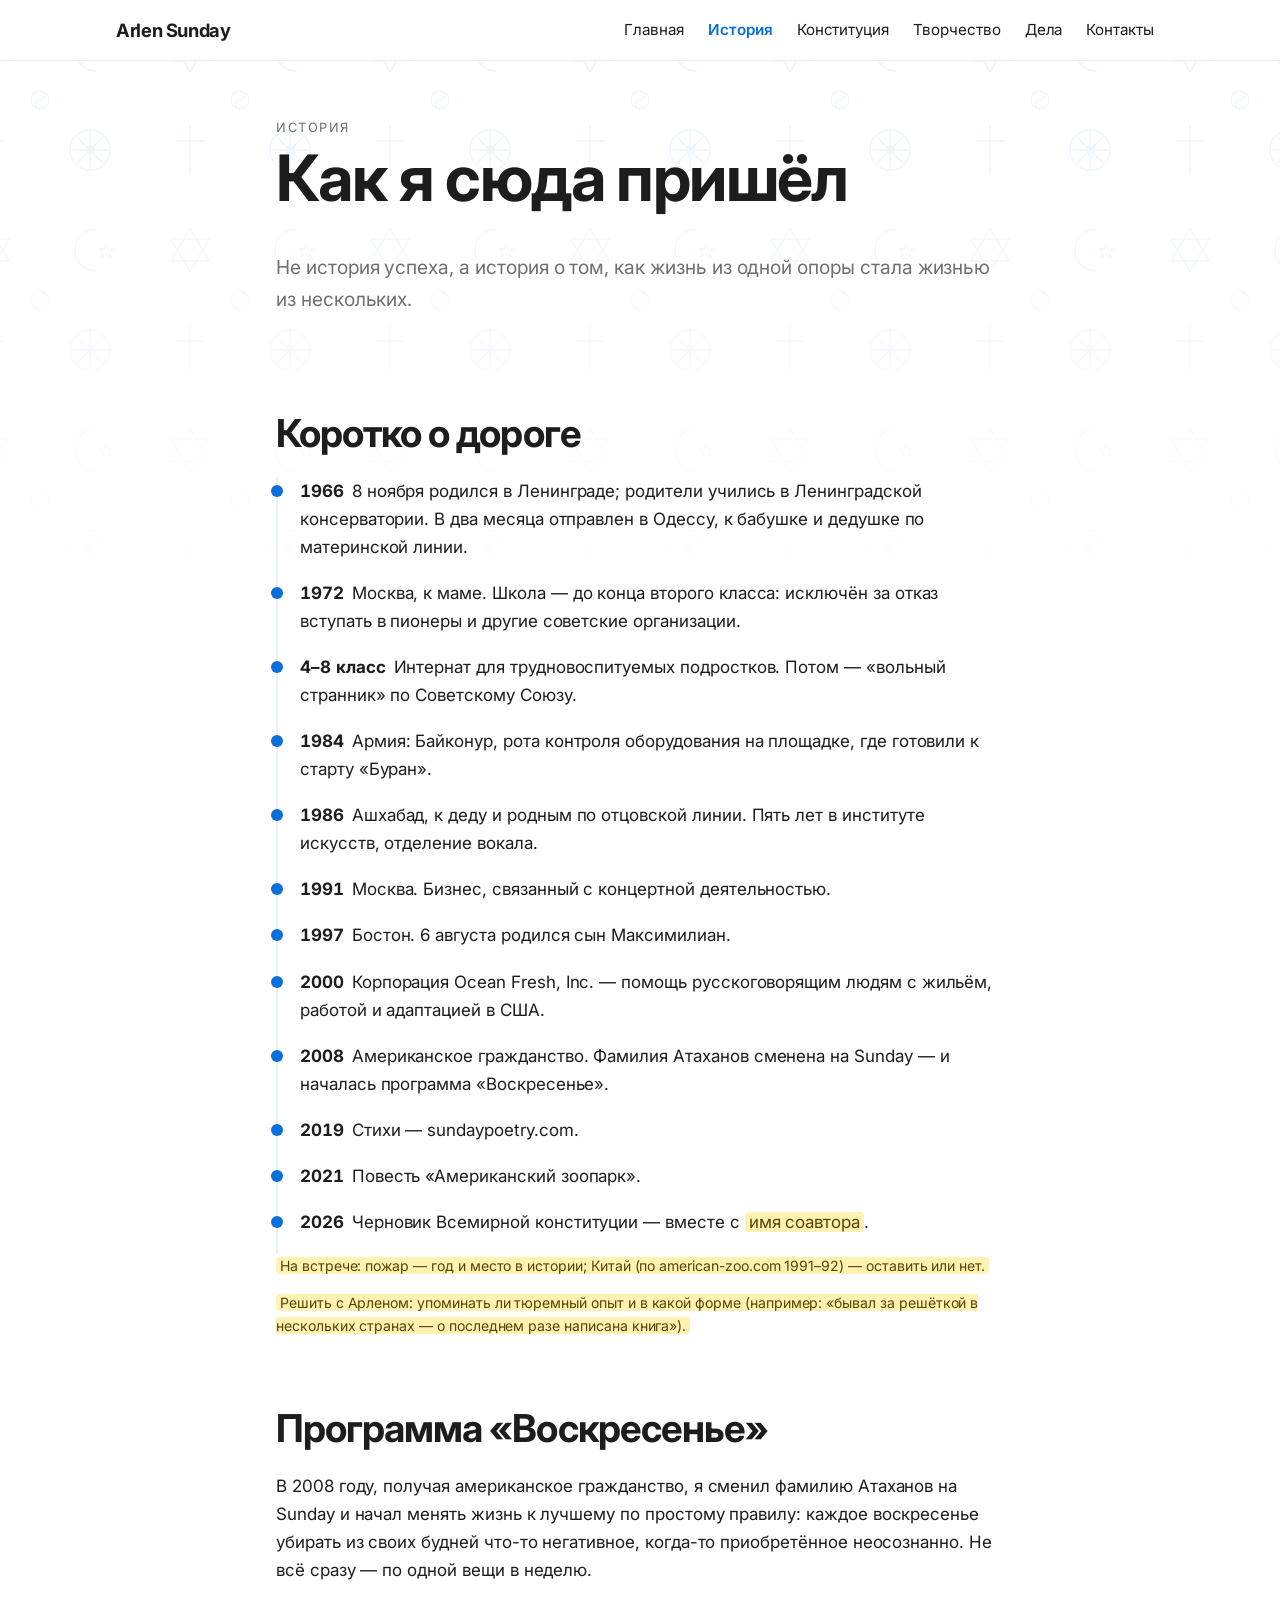
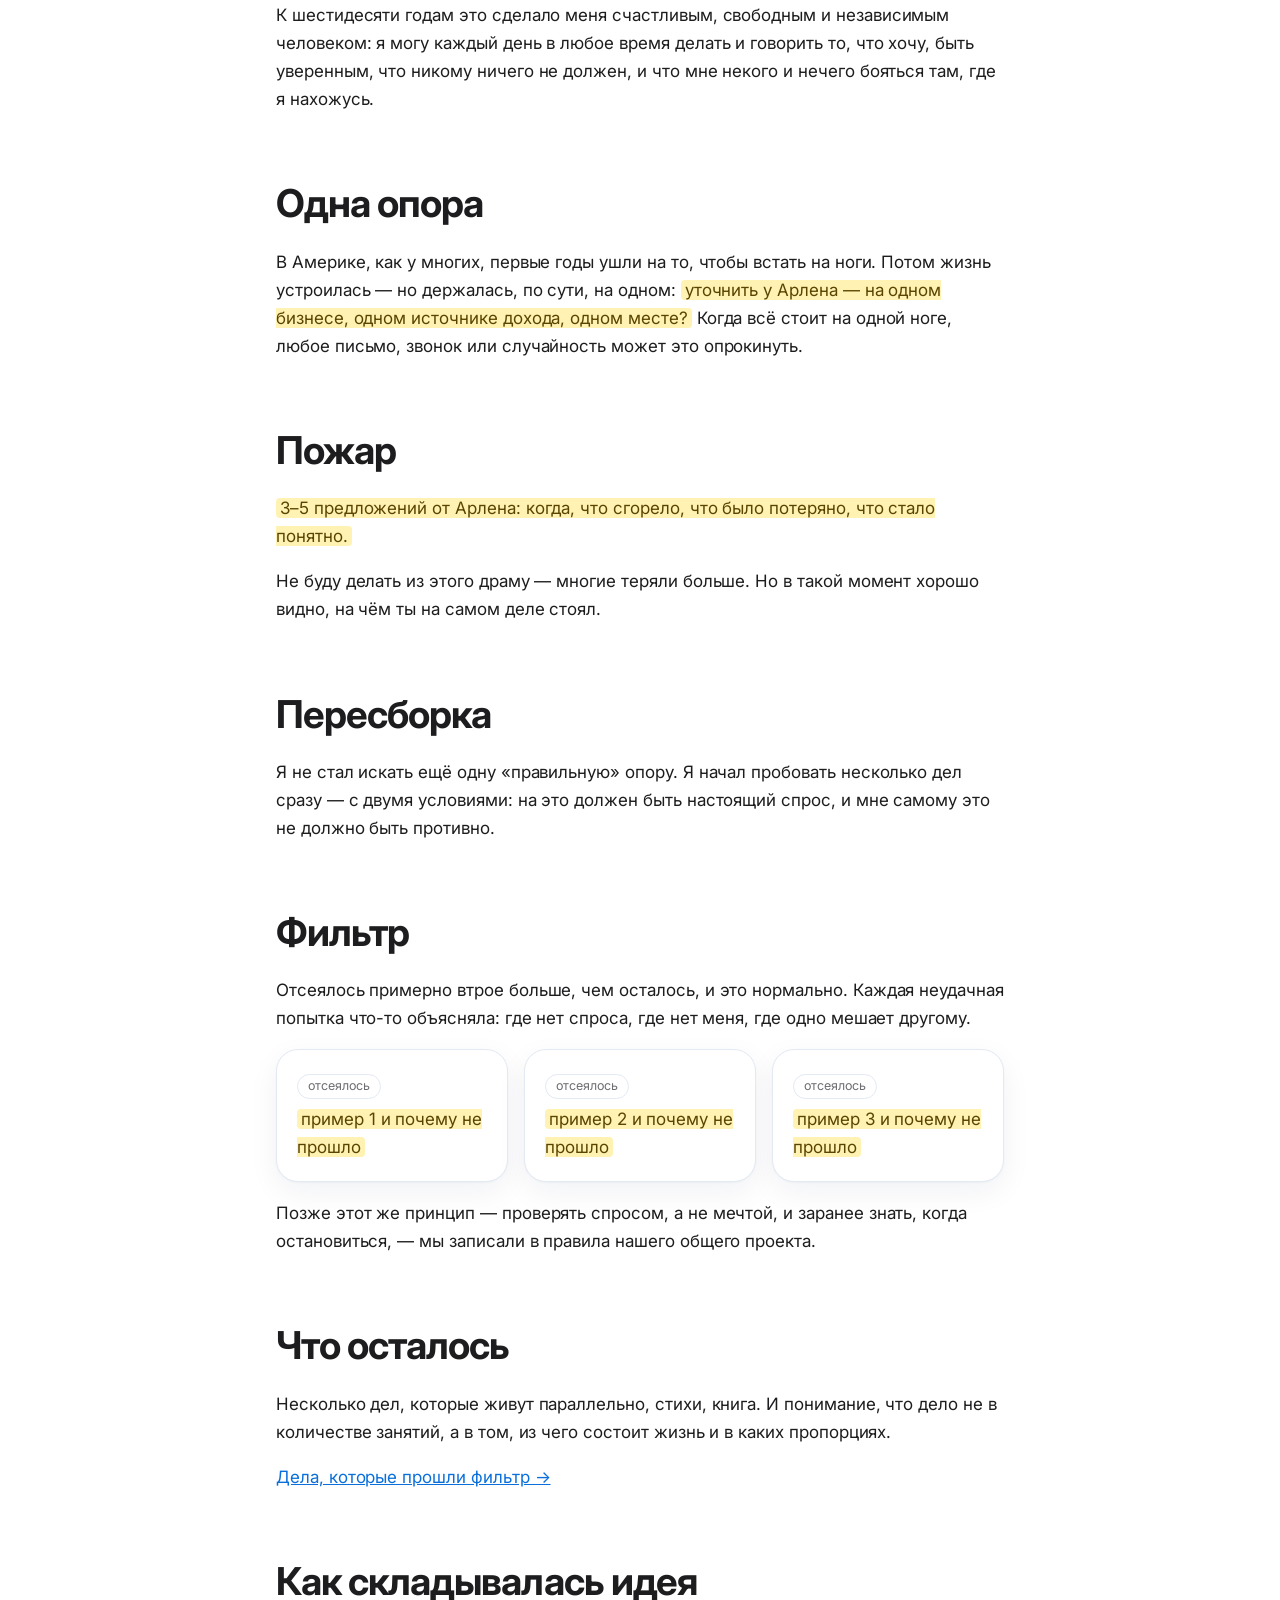
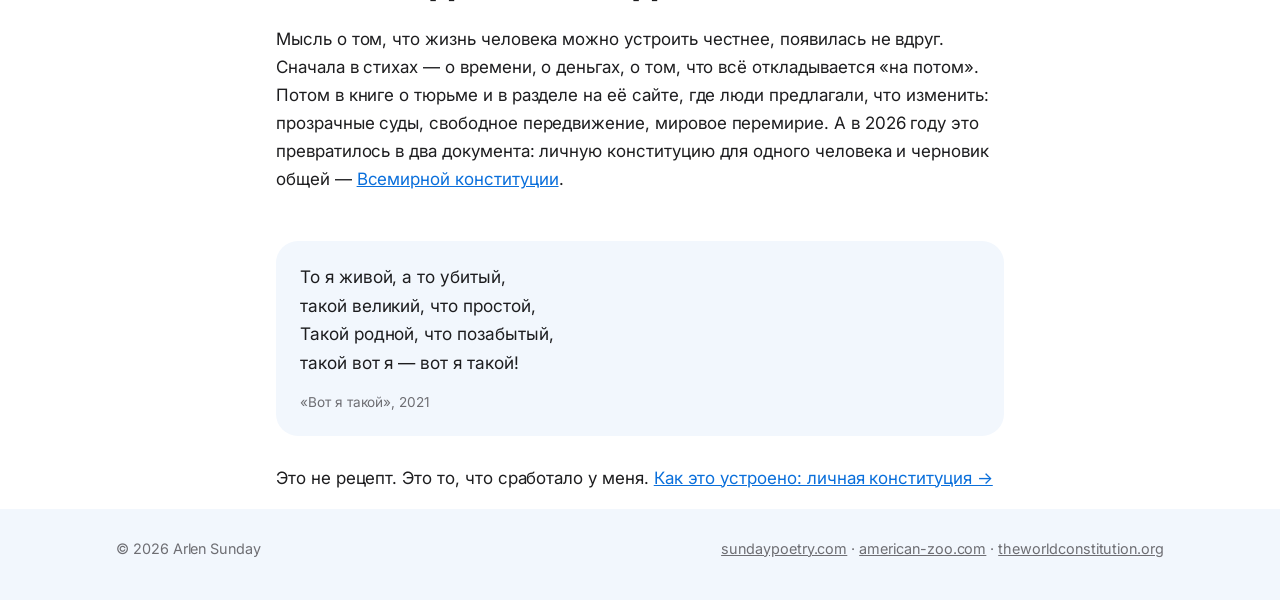
<file: story.html>
<!doctype html>
<html lang="ru">
<head>
<meta charset="utf-8">
<meta name="viewport" content="width=device-width, initial-scale=1">
<title>История — Arlen Sunday</title>
<meta name="description" content="Как Arlen Sunday пришёл к жизни из нескольких дел: от Ленинграда и Байконура до Бостона, пожара и фильтра проектов.">
<link rel="preconnect" href="https://fonts.googleapis.com">
<link rel="preconnect" href="https://fonts.gstatic.com" crossorigin>
<link href="https://fonts.googleapis.com/css2?family=Inter:wght@400;500;600;700&display=swap&subset=cyrillic" rel="stylesheet">
<link rel="stylesheet" href="assets/style.css">
</head>
<body>
<header class="site-head">
  <div class="wrap-wide">
    <a class="brand" href="index.html">Arlen Sunday</a>
    <button class="nav-toggle" aria-expanded="false" aria-controls="nav">Меню</button>
    <nav class="nav" id="nav">
      <a href="index.html">Главная</a>
      <a href="story.html" aria-current="page">История</a>
      <a href="constitution.html">Конституция</a>
      <a href="creativity.html">Творчество</a>
      <a href="work.html">Дела</a>
      <a href="contact.html">Контакты</a>
    </nav>
  </div>
</header>

<main class="wrap">
  <div class="page-head">
    <div class="kicker">История</div>
    <h1>Как я сюда пришёл</h1>
    <p class="lead">Не история успеха, а история о том, как жизнь из одной опоры стала жизнью из нескольких.</p>
  </div>

  <section>
    <h2>Коротко о дороге</h2>
    <ol class="timeline">
      <li><span class="year">1966</span>8 ноября родился в Ленинграде; родители учились в Ленинградской консерватории. В два месяца отправлен в Одессу, к бабушке и дедушке по материнской линии.</li>
      <li><span class="year">1972</span>Москва, к маме. Школа — до конца второго класса: исключён за отказ вступать в пионеры и другие советские организации.</li>
      <li><span class="year">4–8 класс</span>Интернат для трудновоспитуемых подростков. Потом — «вольный странник» по Советскому Союзу.</li>
      <li><span class="year">1984</span>Армия: Байконур, рота контроля оборудования на площадке, где готовили к старту «Буран».</li>
      <li><span class="year">1986</span>Ашхабад, к деду и родным по отцовской линии. Пять лет в институте искусств, отделение вокала.</li>
      <li><span class="year">1991</span>Москва. Бизнес, связанный с концертной деятельностью.</li>
      <li><span class="year">1997</span>Бостон. 6 августа родился сын Максимилиан.</li>
      <li><span class="year">2000</span>Корпорация Ocean Fresh, Inc. — помощь русскоговорящим людям с жильём, работой и адаптацией в США.</li>
      <li><span class="year">2008</span>Американское гражданство. Фамилия Атаханов сменена на Sunday — и началась программа «Воскресенье».</li>
      <li><span class="year">2019</span>Стихи — sundaypoetry.com.</li>
      <li><span class="year">2021</span>Повесть «Американский зоопарк».</li>
      <li><span class="year">2026</span>Черновик Всемирной конституции — вместе с <span class="todo">имя соавтора</span>.</li>
    </ol>
    <p class="note"><span class="todo">На встрече: пожар — год и место в истории; Китай (по american-zoo.com 1991–92) — оставить или нет.</span></p>
    <p class="note"><span class="todo">Решить с Арленом: упоминать ли тюремный опыт и в какой форме (например: «бывал за решёткой в нескольких странах — о последнем разе написана книга»).</span></p>
  </section>

  <section>
    <h2>Программа «Воскресенье»</h2>
    <p>В 2008 году, получая американское гражданство, я сменил фамилию Атаханов на Sunday и начал менять жизнь к лучшему по простому правилу: каждое воскресенье убирать из своих будней что-то негативное, когда-то приобретённое неосознанно. Не всё сразу — по одной вещи в неделю.</p>
    <p>К шестидесяти годам это сделало меня счастливым, свободным и независимым человеком: я могу каждый день в любое время делать и говорить то, что хочу, быть уверенным, что никому ничего не должен, и что мне некого и нечего бояться там, где я нахожусь.</p>
  </section>

  <section>
    <h2>Одна опора</h2>
    <p>В Америке, как у многих, первые годы ушли на то, чтобы встать на ноги. Потом жизнь устроилась — но держалась, по сути, на одном: <span class="todo">уточнить у Арлена — на одном бизнесе, одном источнике дохода, одном месте?</span> Когда всё стоит на одной ноге, любое письмо, звонок или случайность может это опрокинуть.</p>
  </section>

  <section>
    <h2>Пожар</h2>
    <p><span class="todo">3–5 предложений от Арлена: когда, что сгорело, что было потеряно, что стало понятно.</span></p>
    <p>Не буду делать из этого драму — многие теряли больше. Но в такой момент хорошо видно, на чём ты на самом деле стоял.</p>
  </section>

  <section>
    <h2>Пересборка</h2>
    <p>Я не стал искать ещё одну «правильную» опору. Я начал пробовать несколько дел сразу — с двумя условиями: на это должен быть настоящий спрос, и мне самому это не должно быть противно.</p>
  </section>

  <section>
    <h2>Фильтр</h2>
    <p>Отсеялось примерно втрое больше, чем осталось, и это нормально. Каждая неудачная попытка что-то объясняла: где нет спроса, где нет меня, где одно мешает другому.</p>
    <div class="cards">
      <div class="card"><span class="tag">отсеялось</span><p><span class="todo">пример 1 и почему не прошло</span></p></div>
      <div class="card"><span class="tag">отсеялось</span><p><span class="todo">пример 2 и почему не прошло</span></p></div>
      <div class="card"><span class="tag">отсеялось</span><p><span class="todo">пример 3 и почему не прошло</span></p></div>
    </div>
    <p style="margin-top:1em">Позже этот же принцип — проверять спросом, а не мечтой, и заранее знать, когда остановиться, — мы записали в правила нашего общего проекта.</p>
  </section>

  <section>
    <h2>Что осталось</h2>
    <p>Несколько дел, которые живут параллельно, стихи, книга. И понимание, что дело не в количестве занятий, а в том, из чего состоит жизнь и в каких пропорциях.</p>
    <p><a href="work.html">Дела, которые прошли фильтр →</a></p>
  </section>

  <section>
    <h2>Как складывалась идея</h2>
    <p>Мысль о том, что жизнь человека можно устроить честнее, появилась не вдруг. Сначала в стихах — о времени, о деньгах, о том, что всё откладывается «на потом». Потом в книге о тюрьме и в разделе на её сайте, где люди предлагали, что изменить: прозрачные суды, свободное передвижение, мировое перемирие. А в 2026 году это превратилось в два документа: личную конституцию для одного человека и черновик общей — <a href="https://theworldconstitution.org">Всемирной конституции</a>.</p>
  </section>

  <div class="verse">
    <p>То я живой, а то убитый,<br>
    такой великий, что простой,<br>
    Такой родной, что позабытый,<br>
    такой вот я — вот я такой!</p>
    <cite>«Вот я такой», 2021</cite>
  </div>

  <p>Это не рецепт. Это то, что сработало у меня. <a href="constitution.html">Как это устроено: личная конституция →</a></p>
</main>

<footer class="site-foot">
  <div class="wrap-wide">
    <span>© 2026 Arlen Sunday</span>
    <span><a href="https://sundaypoetry.com">sundaypoetry.com</a> · <a href="https://american-zoo.com">american-zoo.com</a> · <a href="https://theworldconstitution.org">theworldconstitution.org</a></span>
  </div>
</footer>
<script src="assets/main.js"></script>
</body>
</html>
</file>
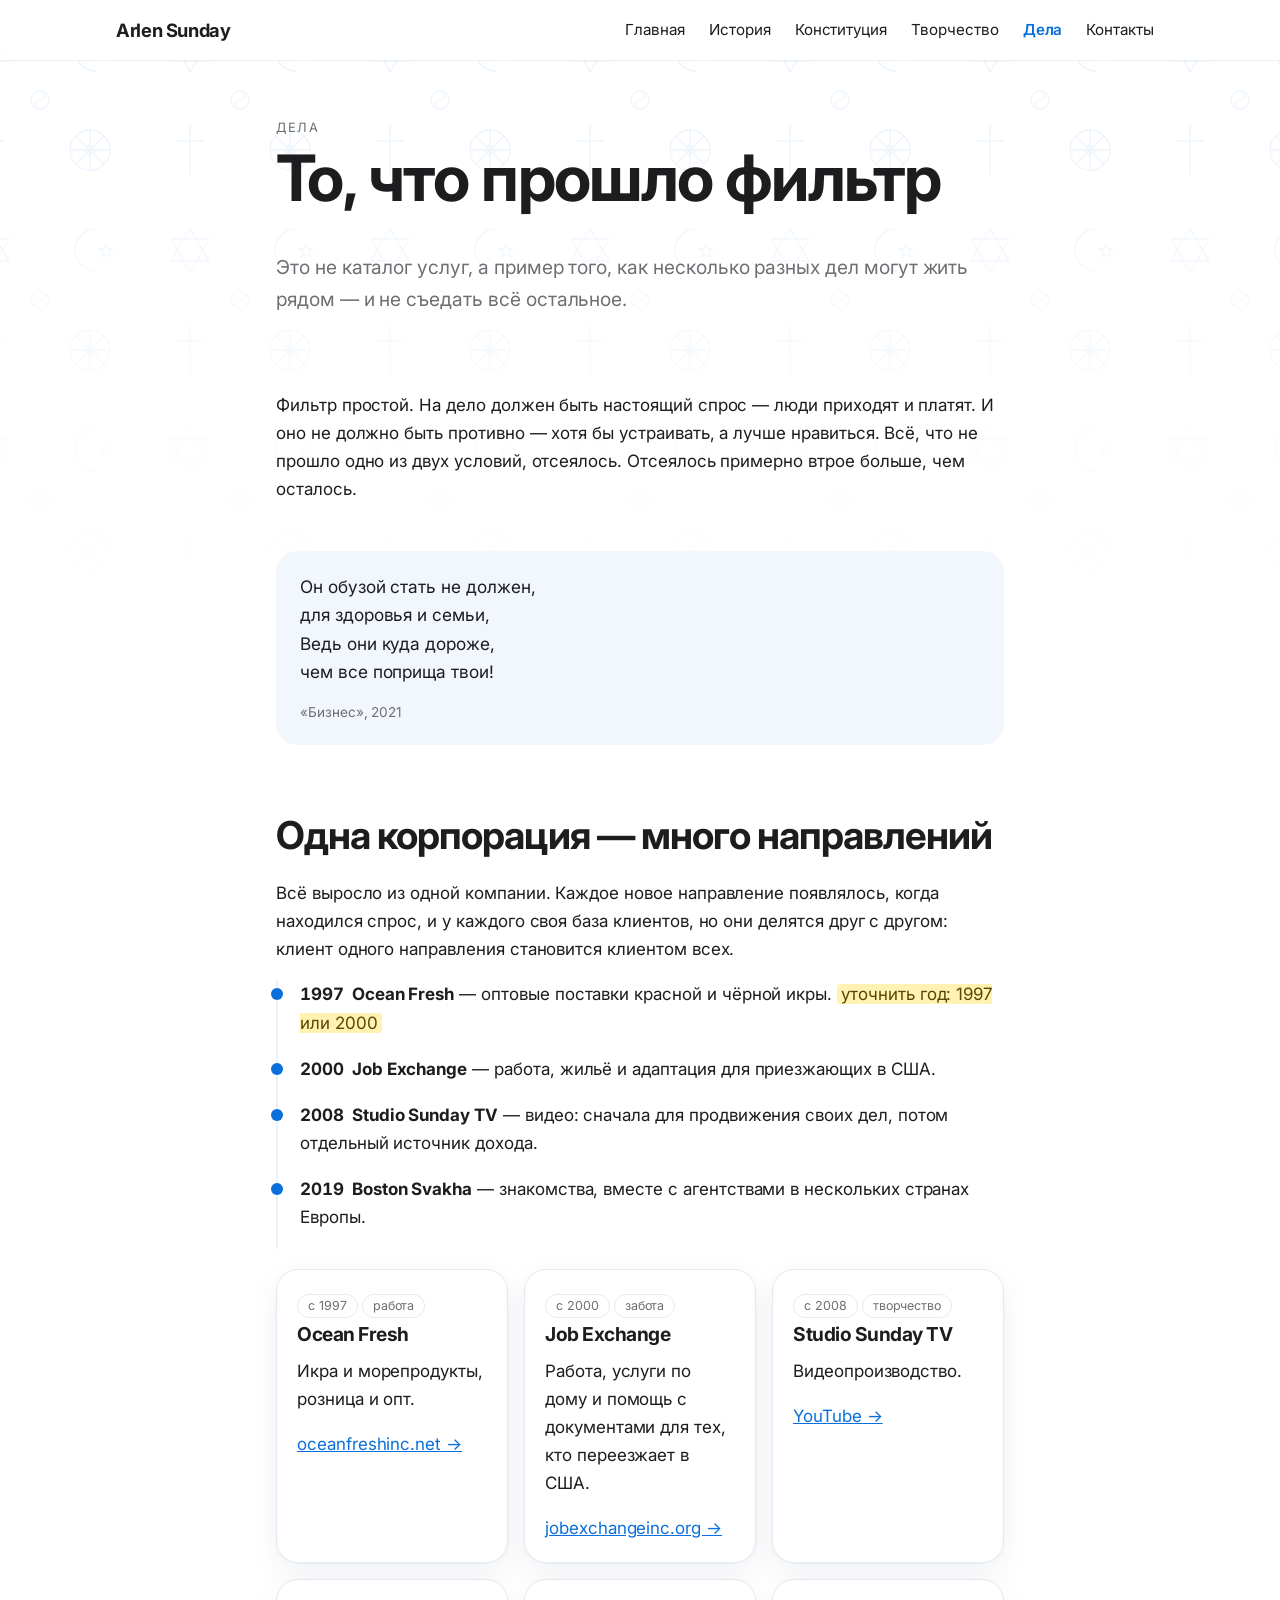
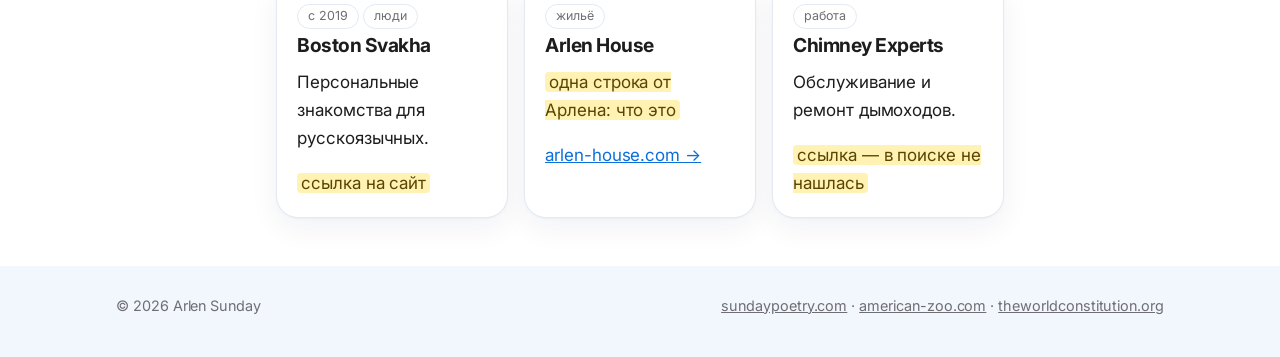
<file: work.html>
<!doctype html>
<html lang="ru">
<head>
<meta charset="utf-8">
<meta name="viewport" content="width=device-width, initial-scale=1">
<title>Дела — Arlen Sunday</title>
<meta name="description" content="Направления, которые прошли фильтр: настоящий спрос и самому не противно.">
<link rel="preconnect" href="https://fonts.googleapis.com">
<link rel="preconnect" href="https://fonts.gstatic.com" crossorigin>
<link href="https://fonts.googleapis.com/css2?family=Inter:wght@400;500;600;700&display=swap&subset=cyrillic" rel="stylesheet">
<link rel="stylesheet" href="assets/style.css">
</head>
<body>
<header class="site-head">
  <div class="wrap-wide">
    <a class="brand" href="index.html">Arlen Sunday</a>
    <button class="nav-toggle" aria-expanded="false" aria-controls="nav">Меню</button>
    <nav class="nav" id="nav">
      <a href="index.html">Главная</a>
      <a href="story.html">История</a>
      <a href="constitution.html">Конституция</a>
      <a href="creativity.html">Творчество</a>
      <a href="work.html" aria-current="page">Дела</a>
      <a href="contact.html">Контакты</a>
    </nav>
  </div>
</header>

<main class="wrap">
  <div class="page-head">
    <div class="kicker">Дела</div>
    <h1>То, что прошло фильтр</h1>
    <p class="lead">Это не каталог услуг, а пример того, как несколько разных дел могут жить рядом — и не съедать всё остальное.</p>
  </div>

  <section>
    <p>Фильтр простой. На дело должен быть настоящий спрос — люди приходят и платят. И оно не должно быть противно — хотя бы устраивать, а лучше нравиться. Всё, что не прошло одно из двух условий, отсеялось. Отсеялось примерно втрое больше, чем осталось.</p>
  </section>

  <div class="verse">
    <p>Он обузой стать не должен,<br>
    для здоровья и семьи,<br>
    Ведь они куда дороже,<br>
    чем все поприща твои!</p>
    <cite>«Бизнес», 2021</cite>
  </div>

  <section>
    <h2>Одна корпорация — много направлений</h2>
    <p>Всё выросло из одной компании. Каждое новое направление появлялось, когда находился спрос, и у каждого своя база клиентов, но они делятся друг с другом: клиент одного направления становится клиентом всех.</p>
    <ol class="timeline">
      <li><span class="year">1997</span><b>Ocean Fresh</b> — оптовые поставки красной и чёрной икры. <span class="todo">уточнить год: 1997 или 2000</span></li>
      <li><span class="year">2000</span><b>Job Exchange</b> — работа, жильё и адаптация для приезжающих в США.</li>
      <li><span class="year">2008</span><b>Studio Sunday TV</b> — видео: сначала для продвижения своих дел, потом отдельный источник дохода.</li>
      <li><span class="year">2019</span><b>Boston Svakha</b> — знакомства, вместе с агентствами в нескольких странах Европы.</li>
    </ol>
    <div class="cards" style="margin-top:20px">
      <div class="card">
        <span class="tag">с 1997</span><span class="tag">работа</span>
        <h3>Ocean Fresh</h3>
        <p>Икра и морепродукты, розница и опт.</p>
        <p><a href="https://oceanfreshinc.net/">oceanfreshinc.net →</a></p>
      </div>
      <div class="card">
        <span class="tag">с 2000</span><span class="tag">забота</span>
        <h3>Job Exchange</h3>
        <p>Работа, услуги по дому и помощь с документами для тех, кто переезжает в США.</p>
        <p><a href="https://jobexchangeinc.org/">jobexchangeinc.org →</a></p>
      </div>
      <div class="card">
        <span class="tag">с 2008</span><span class="tag">творчество</span>
        <h3>Studio Sunday TV</h3>
        <p>Видеопроизводство.</p>
        <p><a href="https://www.youtube.com/user/StudioSundayTV">YouTube →</a></p>
      </div>
      <div class="card">
        <span class="tag">с 2019</span><span class="tag">люди</span>
        <h3>Boston Svakha</h3>
        <p>Персональные знакомства для русскоязычных.</p>
        <p><span class="todo">ссылка на сайт</span></p>
      </div>
      <div class="card">
        <span class="tag">жильё</span>
        <h3>Arlen House</h3>
        <p><span class="todo">одна строка от Арлена: что это</span></p>
        <p><a href="https://arlen-house.com/">arlen-house.com →</a></p>
      </div>
      <div class="card">
        <span class="tag">работа</span>
        <h3>Chimney Experts</h3>
        <p>Обслуживание и ремонт дымоходов.</p>
        <p><span class="todo">ссылка — в поиске не нашлась</span></p>
      </div>
    </div>
  </section>
</main>

<footer class="site-foot">
  <div class="wrap-wide">
    <span>© 2026 Arlen Sunday</span>
    <span><a href="https://sundaypoetry.com">sundaypoetry.com</a> · <a href="https://american-zoo.com">american-zoo.com</a> · <a href="https://theworldconstitution.org">theworldconstitution.org</a></span>
  </div>
</footer>
<script src="assets/main.js"></script>
</body>
</html>
</file>
<file: assets/style.css>
:root {
  --bg: #ffffff;
  --surface: #ffffff;
  --soft: #f2f7fd;
  --text: #1d1d1f;
  --muted: #6e6e73;
  --line: #e3eaf3;
  --accent: #0a6fdb;
  --accent-ink: #ffffff;
  --sky: #e8f2fd;
  --todo-bg: #fff2b3;
  --todo-text: #5a4500;
  --radius: 22px;
  --shadow: 0 1px 2px rgba(16, 42, 84, .04), 0 10px 30px rgba(16, 42, 84, .06);
  --max: 760px;
  --wide: 1080px;
  --sans: "Inter", -apple-system, BlinkMacSystemFont, "SF Pro Text", "Segoe UI", Roboto, "Helvetica Neue", Arial, sans-serif;
  --serif: var(--sans);
  color-scheme: light;
}

* { box-sizing: border-box; }
html { -webkit-text-size-adjust: 100%; }
body {
  margin: 0;
  background: var(--bg);
  color: var(--text);
  font: 17px/1.65 var(--sans);
}
img { max-width: 100%; display: block; }
a { color: var(--accent); }
a:hover { text-decoration-thickness: 2px; }
h1, h2, h3 { font-family: var(--serif); font-weight: 600; line-height: 1.2; margin: 0 0 .6em; }
h1 { font-size: clamp(2.1rem, 6vw, 3.4rem); }
h2 { font-size: clamp(1.5rem, 4vw, 2.1rem); margin-top: 1.8em; }
h3 { font-size: 1.2rem; margin-top: 1.4em; }
p { margin: 0 0 1em; }
.lead { font-size: 1.15rem; color: var(--muted); }

.wrap { max-width: var(--max); margin: 0 auto; padding: 0 16px; }
.wrap-wide { max-width: var(--wide); margin: 0 auto; padding: 0 16px; }
main { padding-bottom: 64px; }
section { margin: 48px 0; }

/* placeholders to fill in later — visible on purpose */
.todo {
  background: var(--todo-bg);
  color: var(--todo-text);
  border-radius: 4px;
  padding: 0 4px;
  font-style: normal;
}

/* header */
.site-head { border-bottom: 1px solid var(--line); background: var(--bg); position: sticky; top: 0; z-index: 10; }
.site-head .wrap-wide { display: flex; align-items: center; justify-content: space-between; gap: 16px; min-height: 60px; }
.brand { font-family: var(--serif); font-size: 1.15rem; font-weight: 600; color: var(--text); text-decoration: none; }
.nav { display: flex; gap: 4px; flex-wrap: wrap; }
.nav a { color: var(--text); text-decoration: none; padding: 6px 10px; border-radius: 8px; font-size: .95rem; }
.nav a:hover { background: var(--line); }
.nav a[aria-current="page"] { color: var(--accent); font-weight: 600; }
.nav-toggle { display: none; background: none; border: 1px solid var(--line); color: var(--text); border-radius: 8px; padding: 6px 10px; font: inherit; cursor: pointer; }
@media (max-width: 760px) {
  .nav-toggle { display: block; }
  .nav { display: none; position: absolute; left: 0; right: 0; top: 60px; background: var(--bg); border-bottom: 1px solid var(--line); flex-direction: column; padding: 8px 16px 16px; }
  .nav.open { display: flex; }
  .nav a { padding: 10px 8px; }
}

/* hero */
.hero { position: relative; background: var(--deep); color: var(--deep-text); overflow: hidden; }
.hero canvas { position: absolute; inset: 0; width: 100%; height: 100%; }
.hero .wrap { position: relative; padding-top: 96px; padding-bottom: 96px; text-align: center; }
.hero h1 { color: #ffffff; margin-bottom: .5em; }
.hero .latin { letter-spacing: .2em; text-transform: uppercase; font-size: .85rem; opacity: .7; margin-bottom: 1.6em; }
.hero .thesis { font-family: var(--serif); font-size: clamp(1.1rem, 3vw, 1.45rem); font-style: italic; line-height: 1.55; margin: 0; }

.page-head { padding: 56px 0 8px; }
.page-head .kicker { text-transform: uppercase; letter-spacing: .12em; font-size: .8rem; color: var(--muted); margin-bottom: .4em; }

/* buttons */
.btn { display: inline-block; background: var(--accent); color: var(--accent-ink); text-decoration: none; padding: 12px 20px; border-radius: 999px; font-weight: 600; }
.btn:hover { filter: brightness(1.08); }
.btn-ghost { background: transparent; color: var(--accent); border: 1.5px solid var(--accent); }

/* intro with photo */
.intro { display: grid; grid-template-columns: 200px 1fr; gap: 28px; align-items: start; }
@media (max-width: 640px) { .intro { grid-template-columns: 1fr; } .intro .photo { max-width: 240px; margin: 0 auto; width: 100%; } }
.photo {
  aspect-ratio: 4 / 5; border-radius: var(--radius); background: var(--line);
  display: flex; align-items: center; justify-content: center; text-align: center;
  color: var(--muted); font-size: .9rem; padding: 12px; overflow: hidden;
}
.photo img { width: 100%; height: 100%; object-fit: cover; }

/* cards */
.cards { display: grid; grid-template-columns: repeat(auto-fit, minmax(220px, 1fr)); gap: 16px; }
.card { background: var(--surface); border: 1px solid var(--line); border-radius: var(--radius); padding: 20px; }
.card h3 { margin-top: 0; }
.card p:last-child { margin-bottom: 0; }
a.card { color: inherit; text-decoration: none; display: block; }
a.card:hover { border-color: var(--accent); }
.card .tag { display: inline-block; font-size: .78rem; color: var(--muted); border: 1px solid var(--line); border-radius: 999px; padding: 1px 10px; margin: 0 4px 6px 0; }

/* verse quotes */
.verse { font-family: var(--serif); font-style: italic; border-left: 3px solid var(--accent); padding: 4px 0 4px 18px; margin: 28px 0; color: var(--text); }
.verse p { margin: 0 0 .8em; }
.verse cite { display: block; font-style: normal; font-family: var(--sans); font-size: .85rem; color: var(--muted); }

/* timeline */
.timeline { list-style: none; margin: 0; padding: 0; border-left: 2px solid var(--line); }
.timeline li { position: relative; padding: 0 0 18px 22px; }
.timeline li::before { content: ""; position: absolute; left: -7px; top: 8px; width: 12px; height: 12px; border-radius: 50%; background: var(--accent); }
.timeline .year { font-weight: 700; font-variant-numeric: tabular-nums; margin-right: 8px; }

/* constitution bars */
.bars { display: grid; gap: 14px; margin: 18px 0; }
.bar-row { display: grid; grid-template-columns: 110px 1fr; gap: 12px; align-items: center; }
@media (max-width: 520px) { .bar-row { grid-template-columns: 1fr; gap: 4px; } }
.bar-label { font-weight: 600; font-size: .95rem; }
.bar { display: flex; height: 34px; border-radius: 8px; overflow: hidden; background: var(--line); }
.bar span { height: 100%; min-width: 2px; display: flex; align-items: center; justify-content: center; color: #fff; font-size: .75rem; font-weight: 600; white-space: nowrap; overflow: hidden; }
.legend { display: flex; flex-wrap: wrap; gap: 6px 14px; font-size: .85rem; color: var(--muted); }
.legend i { display: inline-block; width: 11px; height: 11px; border-radius: 3px; margin-right: 6px; vertical-align: -1px; }
.note { font-size: .88rem; color: var(--muted); }

/* hours tool */
.tool { background: var(--surface); border: 1px solid var(--line); border-radius: var(--radius); padding: 20px; }
.tabs { display: flex; gap: 6px; flex-wrap: wrap; margin-bottom: 16px; }
.tabs button { font: inherit; border: 1px solid var(--line); background: transparent; color: var(--text); border-radius: 999px; padding: 6px 14px; cursor: pointer; }
.tabs button[aria-selected="true"] { background: var(--accent); color: var(--accent-ink); border-color: var(--accent); }
.group-title { font-size: .78rem; text-transform: uppercase; letter-spacing: .1em; color: var(--muted); margin: 14px 0 4px; }
.field { display: grid; grid-template-columns: 1fr 84px; gap: 10px; align-items: center; padding: 6px 0; border-bottom: 1px dashed var(--line); }
.field label { font-size: .95rem; }
.field label small { display: block; color: var(--muted); font-size: .8rem; line-height: 1.35; }
.field input { width: 100%; font: inherit; padding: 6px 8px; border: 1px solid var(--line); border-radius: 8px; background: var(--bg); color: var(--text); text-align: right; }
.total { margin-top: 12px; font-weight: 600; }
.total.over { color: #c0392b; }

/* poems */
.poem { background: var(--surface); border: 1px solid var(--line); border-radius: var(--radius); margin: 10px 0; }
.poem summary { cursor: pointer; padding: 14px 18px; display: flex; justify-content: space-between; gap: 12px; list-style: none; }
.poem summary::-webkit-details-marker { display: none; }
.poem summary::after { content: "+"; color: var(--accent); font-weight: 700; }
.poem[open] summary::after { content: "–"; }
.poem-title { font-family: var(--serif); font-weight: 600; font-size: 1.1rem; flex: 1; }
.poem-year { color: var(--muted); font-size: .85rem; align-self: center; }
.poem-body { padding: 0 18px 18px; font-family: var(--serif); }
.poem-body p { margin: 0 0 1em; }
.poem-src { font-family: var(--sans); font-size: .85rem; }

.excerpt { background: var(--surface); border: 1px solid var(--line); border-radius: var(--radius); padding: 20px 22px; font-family: var(--serif); }

ol.questions li { margin-bottom: .5em; }

/* footer */
.site-foot { border-top: 1px solid var(--line); padding: 28px 0 40px; color: var(--muted); font-size: .9rem; }
.site-foot .wrap-wide { display: flex; flex-wrap: wrap; justify-content: space-between; gap: 12px; }
.site-foot a { color: var(--muted); }

/* jubilee */
.jubilee { display: flex; justify-content: space-between; gap: 12px; align-items: center; background: #c8963e; color: #1b1406; text-decoration: none; padding: 14px 16px; font-size: 1.02rem; }
.jubilee[hidden] { display: none; }
.jubilee span:first-child { max-width: var(--max); margin: 0 auto; flex: 1; text-align: center; }
.jubilee:hover { filter: brightness(1.06); }
.big-60 { font-size: clamp(5rem, 22vw, 9rem); line-height: 1; margin-bottom: .15em; }
.strip { list-style: none; padding: 0; margin: 32px 0 8px; display: grid; grid-template-columns: repeat(auto-fit, minmax(84px, 1fr)); gap: 8px; }
.strip li { background: var(--surface); border: 1px solid var(--line); border-radius: 10px; padding: 10px 8px; text-align: center; font-size: .85rem; color: var(--muted); }
.strip b { display: block; color: var(--text); font-size: 1.05rem; font-variant-numeric: tabular-nums; }
.greetings { display: grid; gap: 16px; }
.greeting { margin: 0; background: var(--surface); border: 1px solid var(--line); border-radius: var(--radius); padding: 20px 22px; }
.greeting blockquote { margin: 0 0 10px; font-family: var(--serif); font-size: 1.08rem; }
.greeting figcaption { color: var(--muted); font-size: .92rem; }
.greeting img { width: 72px; height: 72px; border-radius: 50%; object-fit: cover; float: right; margin: 0 0 8px 12px; }

/* video Q&A */
.qa { display: grid; grid-template-columns: repeat(auto-fill, minmax(220px, 1fr)); gap: 14px; }
.qa-card h3 { font-size: 1.02rem; margin: 6px 0 12px; }
.video { aspect-ratio: 16 / 9; border-radius: 10px; overflow: hidden; background: var(--line); }
.video iframe { width: 100%; height: 100%; border: 0; display: block; }
.video-empty { display: flex; align-items: center; justify-content: center; }
.hero .thesis + .thesis { margin-top: .9em; }
.hero-cite { margin: 1.2em 0 0; font-size: .85rem; opacity: .7; }


/* ---- redesign: white & blue, one sans typeface, soft shapes ---- */
body { position: relative; font-size: 17px; letter-spacing: -.003em; -webkit-font-smoothing: antialiased; }
body::before {
  content: ""; position: absolute; left: 0; right: 0; top: 0; height: 640px; z-index: -1;
  background-image: url("data:image/svg+xml,%3Csvg xmlns='http://www.w3.org/2000/svg' width='200' height='200' viewBox='0 0 200 200' fill='none' stroke='%230a6fdb' stroke-width='1.4' stroke-linejoin='round' stroke-linecap='round'%3E %3Cg transform='translate%2850 50%29'%3E%3Cpolygon points='0,-22 19,11 -19,11'/%3E%3Cpolygon points='0,22 -19,-11 19,-11'/%3E%3C/g%3E %3Cg transform='translate%28150 50%29'%3E%3Cpath d='M6 -21 A21 21 0 1 0 6 21 A16 16 0 1 1 6 -21 Z'/%3E%3Cpolygon points='16,-6 18,-1 23,-1 19,2 21,7 16,4 11,7 13,2 9,-1 14,-1'/%3E%3C/g%3E %3Cg transform='translate%2850 150%29'%3E%3Cpath d='M0 -24 V24 M-14 -9 H14'/%3E%3C/g%3E %3Cg transform='translate%28150 150%29'%3E%3Ccircle r='20'/%3E%3Ccircle r='4'/%3E%3Cpath d='M0 -20 V20 M-20 0 H20 M-14 -14 L14 14 M14 -14 L-14 14'/%3E%3C/g%3E %3Cg transform='translate%28100 100%29' stroke-width='1.1'%3E%3Ccircle r='9'/%3E%3Cpath d='M0 -9 A4.5 4.5 0 0 1 0 0 A4.5 4.5 0 0 0 0 9'/%3E%3C/g%3E %3C/svg%3E");
  background-size: 200px 200px; background-position: center top;
  opacity: .09;
  -webkit-mask-image: linear-gradient(to bottom, #000 0%, rgba(0,0,0,.5) 45%, transparent 100%);
          mask-image: linear-gradient(to bottom, #000 0%, rgba(0,0,0,.5) 45%, transparent 100%);
  pointer-events: none;
}
h1, h2, h3 { font-weight: 700; letter-spacing: -.025em; line-height: 1.1; }
h1 { font-size: clamp(2.4rem, 7vw, 4rem); }
h2 { font-size: clamp(1.6rem, 4.5vw, 2.4rem); }
.lead { font-size: 1.2rem; }
.site-head { background: rgba(255,255,255,.78); -webkit-backdrop-filter: saturate(180%) blur(18px); backdrop-filter: saturate(180%) blur(18px); border-bottom-color: rgba(0,0,0,.06); }
.brand { font-weight: 700; letter-spacing: -.02em; }
.nav a { border-radius: 999px; }
.nav a:hover { background: var(--sky); }

.hero { background: linear-gradient(180deg, rgba(255,255,255,0) 0%, var(--sky) 100%); color: var(--text); }
.hero h1 { color: var(--text); font-size: clamp(3rem, 10vw, 5.6rem); }
.hero .thesis { font-style: normal; color: #3a3a3c; font-size: clamp(1.1rem, 3vw, 1.35rem); }
.hero-cite { color: var(--muted); opacity: 1; }

.card, .tool, .poem, .excerpt, .greeting, .strip li { border: 1px solid var(--line); box-shadow: var(--shadow); border-radius: var(--radius); }
.photo, .video { border-radius: var(--radius); background: var(--soft); }
a.card:hover { border-color: var(--accent); transform: translateY(-2px); transition: transform .2s; }
.btn { padding: 13px 24px; font-weight: 600; }
.verse { font-style: normal; border-left: 0; background: var(--soft); border-radius: var(--radius); padding: 22px 24px; font-size: 1.08rem; }
.verse cite { margin-top: 6px; }
.poem-body, .excerpt, .greeting blockquote { font-family: var(--sans); }
.bar { border-radius: 999px; height: 30px; }
.timeline { border-left-color: var(--sky); }
.jubilee { background: var(--accent); color: #fff; }
.site-foot { background: var(--soft); border-top: 0; }

/* own Sunday */
.days { display: grid; grid-template-columns: repeat(auto-fit, minmax(210px, 1fr)); gap: 16px; margin-top: 20px; }
.day { background: var(--soft); border-radius: var(--radius); padding: 24px 22px; }
.day .sym { width: 44px; height: 44px; color: var(--accent); margin-bottom: 12px; }
.day h3 { margin: 0 0 4px; }
.day .when { color: var(--accent); font-weight: 600; font-size: .92rem; margin-bottom: 8px; }
.day p { margin: 0; color: var(--muted); }
html { background: var(--bg); }
body { background: transparent; }
</file>
